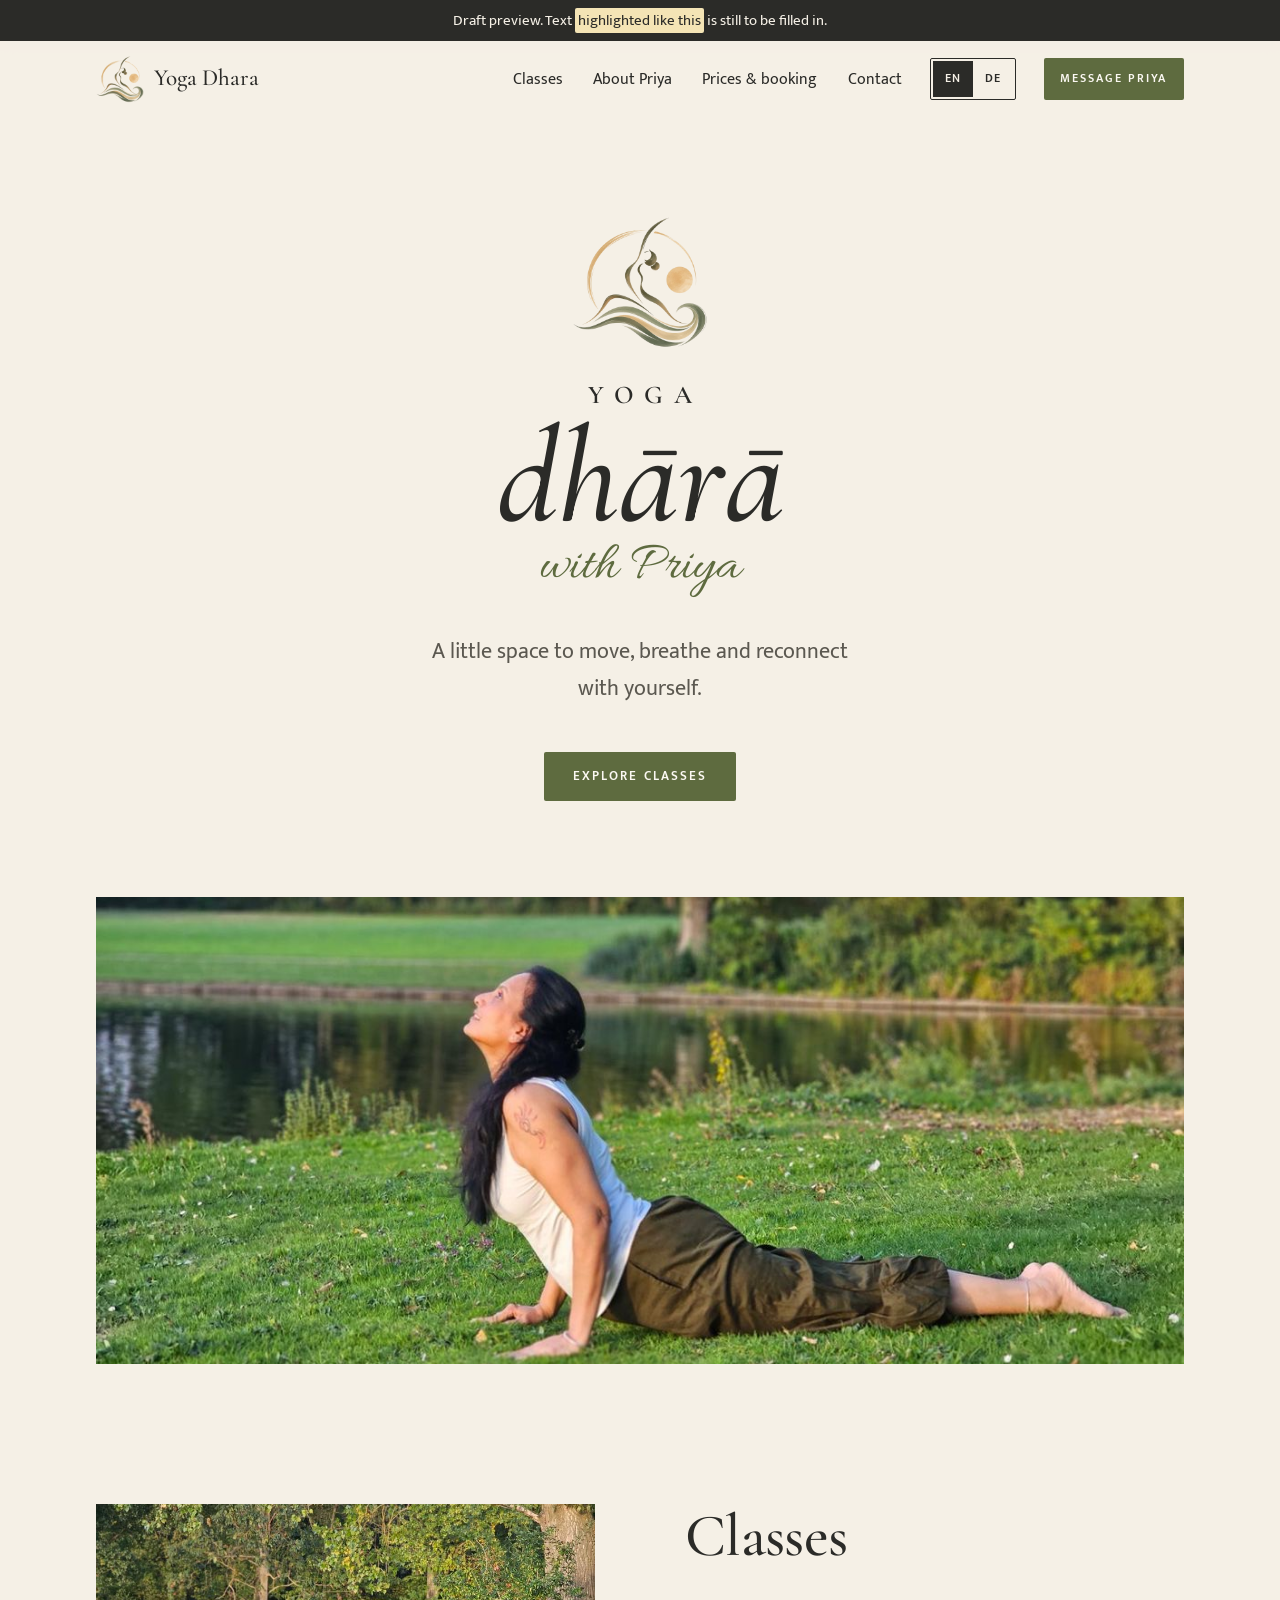
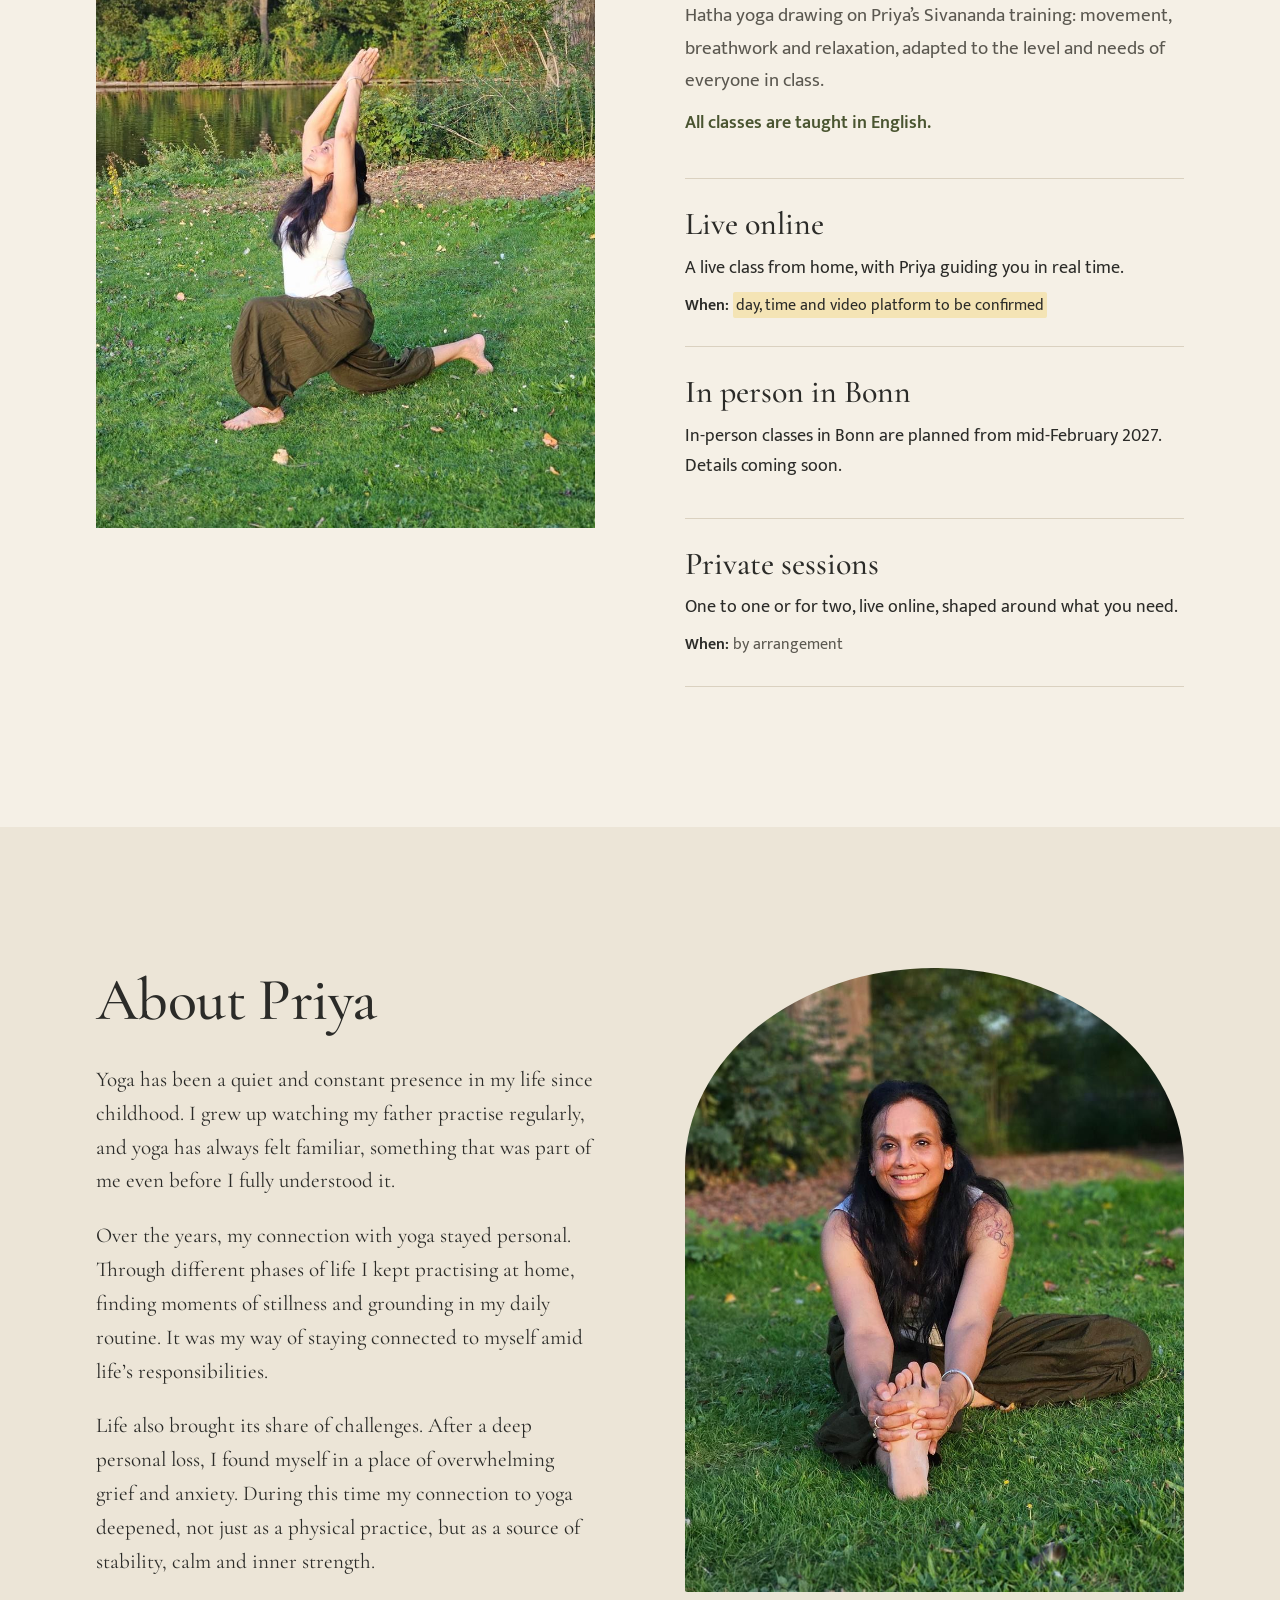
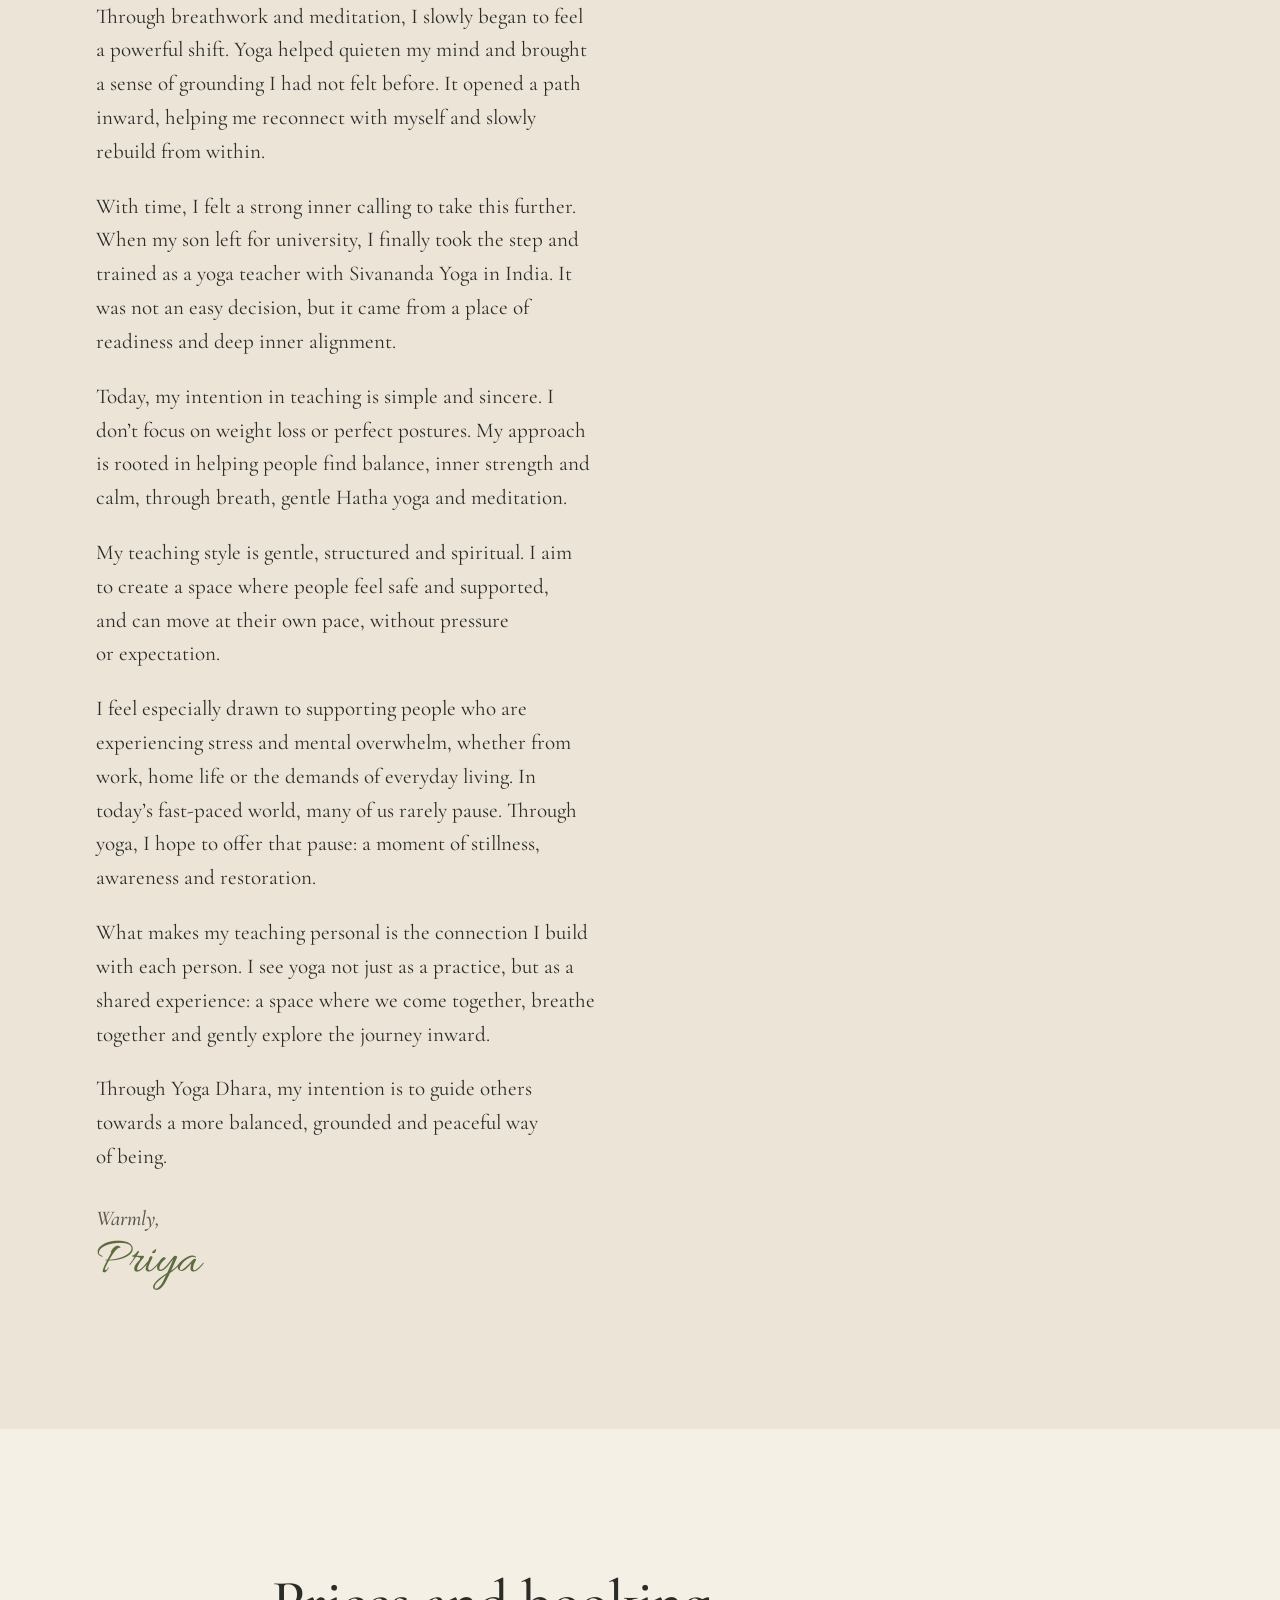
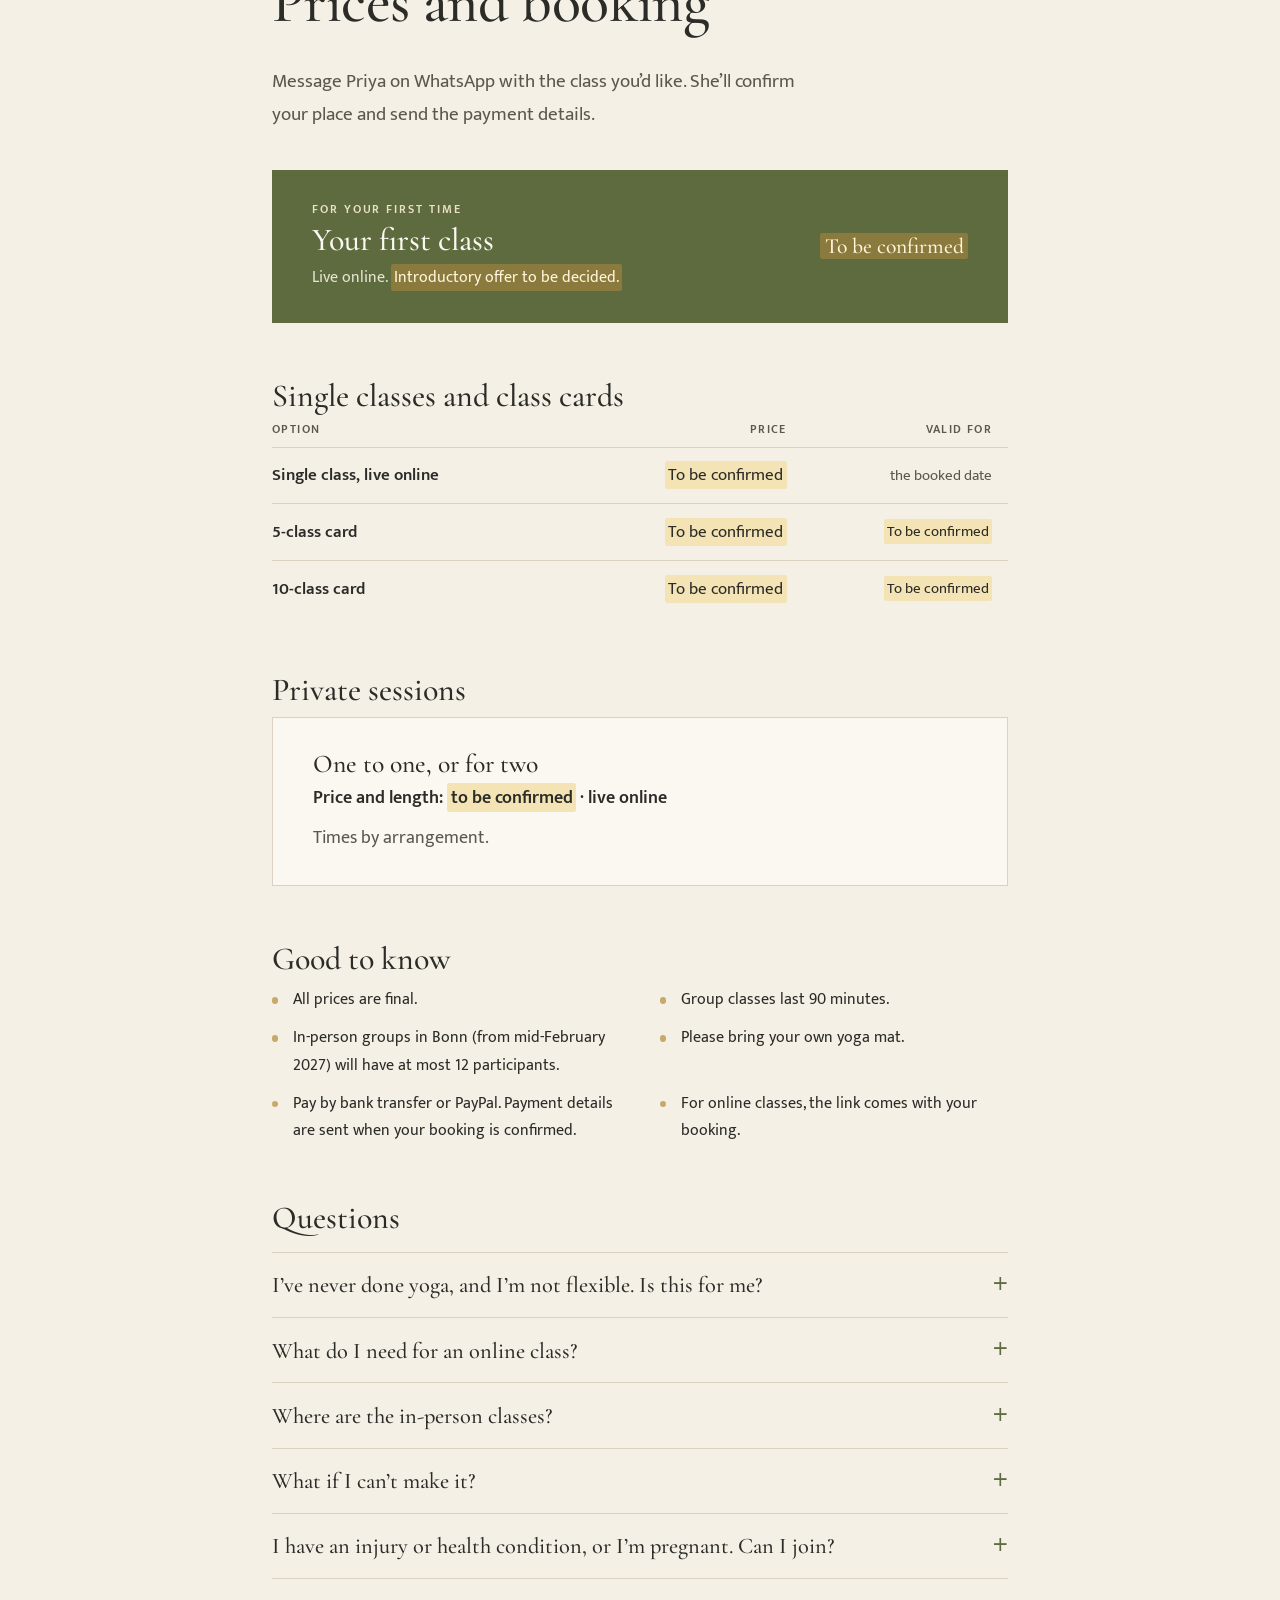
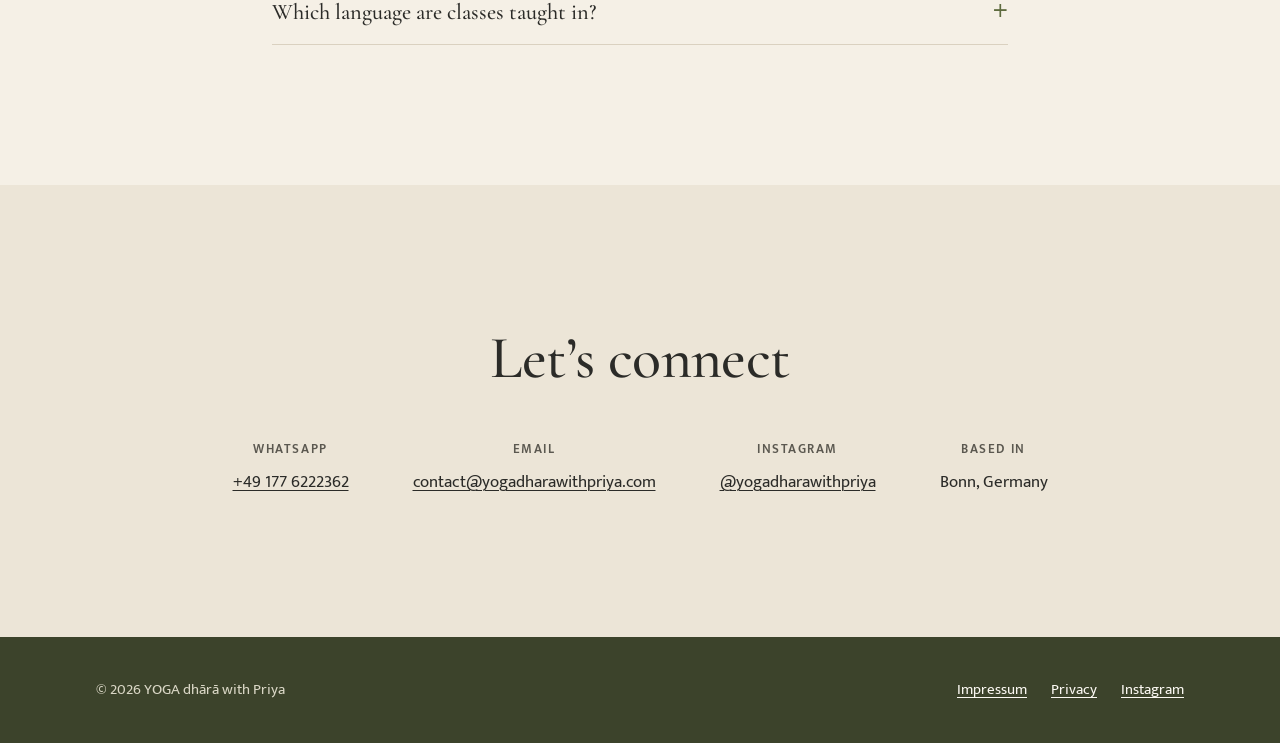
<file: index.html>
<!doctype html>
<html lang="en">
<head>
  <meta charset="utf-8">
  <meta name="viewport" content="width=device-width, initial-scale=1, viewport-fit=cover">
  <title>YOGA dhārā with Priya · Live online Hatha yoga, in English</title>
  <!-- Draft: keeps search engines away until the placeholders are filled in. Delete this line at launch. -->
  <meta name="robots" content="noindex">
  <meta name="description" content="Gentle Hatha yoga with Priya, drawing on her Sivananda training: movement, breathwork and relaxation, adapted to your level. Live online classes in English; in person in Bonn from mid-February 2027. Book on WhatsApp.">
  <meta name="theme-color" content="#F5F0E6">
  <link rel="icon" type="image/png" sizes="32x32" href="assets/img/favicon-32.png">
  <link rel="icon" type="image/png" sizes="192x192" href="assets/img/favicon-192.png">
  <link rel="apple-touch-icon" href="assets/img/apple-touch-icon.png">

  <!-- Link previews (WhatsApp, Instagram, etc.). Switch both URLs to https://yogadharawithpriya.com/ once the domain is live. -->
  <meta property="og:type" content="website">
  <meta property="og:site_name" content="YOGA dhārā with Priya">
  <meta property="og:title" content="YOGA dhārā with Priya">
  <meta property="og:description" content="A little space to move, breathe and reconnect with yourself. Hatha yoga, live online, in English.">
  <meta property="og:url" content="https://priyagit-ar.github.io/yogadhara/">
  <meta property="og:image" content="https://priyagit-ar.github.io/yogadhara/assets/img/og-image.jpg">
  <meta property="og:image:width" content="1200">
  <meta property="og:image:height" content="630">
  <meta property="og:image:alt" content="The YOGA dhārā with Priya logo and name on a cream background">
  <meta name="twitter:card" content="summary_large_image">
  <meta property="og:locale" content="en_GB">
  <meta property="og:locale:alternate" content="de_DE">

  <!-- Language versions for search engines. Switch these URLs too once the domain is live. -->
  <link rel="alternate" hreflang="en" href="https://priyagit-ar.github.io/yogadhara/">
  <link rel="alternate" hreflang="de" href="https://priyagit-ar.github.io/yogadhara/de/">
  <link rel="alternate" hreflang="x-default" href="https://priyagit-ar.github.io/yogadhara/">

  <link rel="preload" href="assets/fonts/cormorant-italic-latin-ext.woff2" as="font" type="font/woff2" crossorigin>
  <link rel="preload" href="assets/fonts/cormorant-latin.woff2" as="font" type="font/woff2" crossorigin>
  <link rel="preload" href="assets/fonts/mukta-400-latin.woff2" as="font" type="font/woff2" crossorigin>
  <link rel="stylesheet" href="assets/css/site.css">
  <script src="assets/js/site.js" defer></script>
</head>
<body>
<a class="skip" href="#main">Skip to content</a>

<!-- Draft banner: delete this line at launch -->
<p class="preview-note">Draft preview. Text <mark class="todo">highlighted like this</mark> is still to be filled in.</p>

<header class="site-header">
  <div class="wrap header-inner">
    <a class="brand" href="#top" aria-label="YOGA dhārā with Priya, back to top">
      <img class="brand-logo" src="assets/img/logo-mark.png" width="48" height="48" alt="">
      Yoga Dhara
    </a>
    <button class="menu-toggle" type="button" aria-expanded="false" aria-controls="site-nav"><span class="menu-word">Menu</span><svg class="menu-x" viewBox="0 0 24 24" aria-hidden="true"><path d="M6 6l12 12M18 6L6 18"/></svg></button>
    <nav class="nav" id="site-nav" aria-label="Main">
      <ul>
        <li><a href="#classes">Classes</a></li>
        <li><a href="#about">About Priya</a></li>
        <li><a href="#prices">Prices &amp; booking</a></li>
        <li><a href="#contact">Contact</a></li>
      </ul>
    </nav>
    <nav class="lang" aria-label="Language">
      <span aria-current="true" lang="en"><span aria-hidden="true">EN</span><span class="visually-hidden">English</span></span>
      <a href="de/" hreflang="de" lang="de"><span aria-hidden="true">DE</span><span class="visually-hidden">Deutsch</span></a>
    </nav>
    <a class="btn btn-primary header-cta" href="https://wa.me/491776222362?text=Hi%20Priya%2C%20I%20found%20Yoga%20Dhara%20online%20and%20I%27d%20like%20to%20book%20a%20class." target="_blank" rel="noopener">Message Priya</a>
  </div>
</header>

<main id="main">

  <!-- OPENING -->
  <section class="hero" id="top">
    <div class="wrap">
      <picture>
        <source srcset="assets/img/logo.webp" type="image/webp">
        <img class="hero-logo" src="assets/img/logo.png" width="840" height="840" fetchpriority="high" alt="">
      </picture>
      <h1 class="wordmark">
        <span class="wm-yoga">YOGA</span>
        <span class="wm-dhara" lang="sa-Latn">dhārā</span>
        <span class="wm-with">with Priya</span>
      </h1>
      <p class="hero-line">A little space to move, breathe and reconnect with yourself.</p>
      <a class="btn btn-primary" id="hero-cta" href="#classes">Explore classes</a>
    </div>
  </section>

  <div class="wrap photo-band">
    <img src="assets/img/practice-1.jpg" width="1200" height="900" alt="Priya in cobra pose on the grass by the water, looking up">
  </div>

  <!-- CLASSES -->
  <section class="section" id="classes" aria-labelledby="classes-title">
    <div class="wrap split">
      <img class="split-photo" src="assets/img/class.jpg" width="880" height="1100" loading="lazy"
           alt="Priya in a low lunge with her arms raised, on the grass beside the water">
      <div>
        <h2 id="classes-title">Classes</h2>
        <p class="lede">Hatha yoga drawing on Priya’s Sivananda training: movement, breathwork and relaxation, adapted to the level and needs of everyone in class.</p>
        <p class="lede-note">All classes are taught in English.</p>
        <!-- Class options: Priya will edit these separately -->
        <div class="offers">
          <article class="offer">
            <h3>Live online</h3>
            <p>A live class from home, with Priya guiding you in real time.</p>
            <p class="when"><strong>When:</strong> <mark class="todo">day, time and video platform to be confirmed</mark></p>
          </article>
          <article class="offer">
            <h3>In person in Bonn</h3>
            <p>In-person classes in Bonn are planned from mid-February 2027. Details coming soon.</p>
          </article>
          <!-- Remove this block (and the private sessions price further down) if private sessions are not offered -->
          <article class="offer">
            <h3>Private sessions</h3>
            <p>One to one or for two, live online, shaped around what you need.</p>
            <p class="when"><strong>When:</strong> by arrangement</p>
          </article>
        </div>
      </div>
    </div>
  </section>

  <!-- ABOUT PRIYA -->
  <section class="section band" id="about" aria-labelledby="about-title">
    <div class="wrap split split-reverse">
      <img class="split-photo arch" src="assets/img/priya.jpg" width="960" height="1200" loading="lazy"
           alt="Priya smiling, seated on the grass and holding her foot in a forward stretch">
      <div>
        <h2 id="about-title">About Priya</h2>
        <!-- Priya's own words, in full (lightly edited). She will revise it separately. -->
        <div class="letter">
          <p>Yoga has been a quiet and constant presence in my life since childhood. I grew up watching my father practise regularly, and yoga has always felt familiar, something that was part of me even before I fully understood it.</p>
          <p>Over the years, my connection with yoga stayed personal. Through different phases of life I kept practising at home, finding moments of stillness and grounding in my daily routine. It was my way of staying connected to myself amid life’s responsibilities.</p>
          <p>Life also brought its share of challenges. After a deep personal loss, I found myself in a place of overwhelming grief and anxiety. During this time my connection to yoga deepened, not just as a physical practice, but as a source of stability, calm and inner strength.</p>
          <p>Through breathwork and meditation, I slowly began to feel a powerful shift. Yoga helped quieten my mind and brought a sense of grounding I had not felt before. It opened a path inward, helping me reconnect with myself and slowly rebuild from within.</p>
          <p>With time, I felt a strong inner calling to take this further. When my son left for university, I finally took the step and trained as a yoga teacher with Sivananda Yoga in India. It was not an easy decision, but it came from a place of readiness and deep inner alignment.</p>
          <p>Today, my intention in teaching is simple and sincere. I don’t focus on weight loss or perfect postures. My approach is rooted in helping people find balance, inner strength and calm, through breath, gentle Hatha yoga and meditation.</p>
          <p>My teaching style is gentle, structured and spiritual. I aim to create a space where people feel safe and supported, and can move at their own pace, without pressure or expectation.</p>
          <p>I feel especially drawn to supporting people who are experiencing stress and mental overwhelm, whether from work, home life or the demands of everyday living. In today’s fast-paced world, many of us rarely pause. Through yoga, I hope to offer that pause: a moment of stillness, awareness and restoration.</p>
          <p>What makes my teaching personal is the connection I build with each person. I see yoga not just as a practice, but as a shared experience: a space where we come together, breathe together and gently explore the journey inward.</p>
          <p>Through Yoga Dhara, my intention is to guide others towards a more balanced, grounded and peaceful way of being.</p>
          <p class="signoff">Warmly,<span class="signature">Priya</span></p>
          </div>
      </div>
    </div>

  </section>

  <!-- PRICES AND BOOKING -->
  <section class="section" id="prices" aria-labelledby="prices-title">
    <div class="wrap pricing">
      <h2 id="prices-title">Prices and booking</h2>
      <p class="lede">Message Priya on WhatsApp with the class you’d like. She’ll confirm your place and send the payment details.</p>

      <div class="intro-offer">
        <div>
          <p class="offer-for">For your first time</p>
          <h3>Your first class</h3>
          <p>Live online. <mark class="todo">Introductory offer to be decided.</mark></p>
        </div>
        <div class="price-tag">
          <span class="amount tbc"><mark class="todo">To be confirmed</mark></span>
        </div>
      </div>

      <!-- All amounts and validity periods: to be confirmed by Priya. Don't fill in guesses. -->
      <h3 class="price-group">Single classes and class cards</h3>
      <div class="table-wrap">
        <table class="price-table">
          <thead>
            <tr><th scope="col">Option</th><th scope="col">Price</th><th scope="col">Valid for</th></tr>
          </thead>
          <tbody>
            <tr><th scope="row">Single class, live online</th><td data-label="Price"><mark class="todo">To be confirmed</mark></td><td class="valid" data-label="Valid for">the booked date</td></tr>
            <tr><th scope="row">5-class card</th><td data-label="Price"><mark class="todo">To be confirmed</mark></td><td class="valid" data-label="Valid for"><mark class="todo">To be confirmed</mark></td></tr>
            <tr><th scope="row">10-class card</th><td data-label="Price"><mark class="todo">To be confirmed</mark></td><td class="valid" data-label="Valid for"><mark class="todo">To be confirmed</mark></td></tr>
          </tbody>
        </table>
      </div>

      <!-- MONTHLY PLANS: kept for Priya's separate review, hidden from the public site until confirmed.
           To show it, remove the comment markers around this block. Don't invent prices, minimum terms or cancellation terms.
      <h3 class="price-group">Monthly plans</h3>
      <div class="table-wrap">
        <table class="price-table">
          <thead>
            <tr><th scope="col">Plan</th><th scope="col">Per month</th><th scope="col">Terms</th></tr>
          </thead>
          <tbody>
            <tr><th scope="row">Once a week</th><td data-label="Per month"><mark class="todo">To be confirmed</mark></td><td class="valid" data-label="Terms"><mark class="todo">To be confirmed</mark></td></tr>
            <tr><th scope="row">Twice a week</th><td data-label="Per month"><mark class="todo">To be confirmed</mark></td><td class="valid" data-label="Terms"><mark class="todo">To be confirmed</mark></td></tr>
          </tbody>
        </table>
      </div>
      -->

      <!-- Remove this block (and "Private sessions" under Classes) if private sessions are not offered -->
      <h3 class="price-group">Private sessions</h3>
      <div class="private-offer">
        <h4>One to one, or for two</h4>
        <p class="private-terms">Price and length: <mark class="todo">to be confirmed</mark> · live online</p>
        <p>Times by arrangement.</p>
      </div>

      <h3 class="price-group">Good to know</h3>
      <ul class="good-to-know">
        <li>All prices are final.</li>
        <li>Group classes last 90 minutes.</li>
        <li>In-person groups in Bonn (from mid-February 2027) will have at most 12 participants.</li>
        <li>Please bring your own yoga mat.</li>
        <li>Pay by bank transfer or PayPal. Payment details are sent when your booking is confirmed.</li>
        <li>For online classes, the link comes with your booking.</li>
      </ul>

      <h3 class="price-group" id="faq" data-anchor>Questions</h3>
      <div class="faq">
        <details>
          <summary>I’ve never done yoga, and I’m not flexible. Is this for me?</summary>
          <div><p>Yes. Every posture is taught step by step, with a gentler version on offer. Mention that you’re new when you book.</p></div>
        </details>
        <details>
          <summary>What do I need for an online class?</summary>
          <div><p>A mat, a blanket, comfortable clothes and room to lie down. Set your laptop or tablet at floor level so Priya can see you, and practise on an empty stomach.</p></div>
        </details>
        <details>
          <summary>Where are the in-person classes?</summary>
          <div><p>In-person classes in Bonn are planned from mid-February 2027. Details coming soon on <a href="https://www.instagram.com/yogadharawithpriya/" target="_blank" rel="noopener">Instagram</a>. Until then, all classes are live online.</p></div>
        </details>
        <details>
          <summary>What if I can’t make it?</summary>
          <div><!-- Draft cancellation policy for individual bookings, under Priya's review. Monthly-plan terms will be decided separately. -->
            <p>Cancel at least 24 hours before class to keep your payment or class credit for another session, subject to availability and your card’s expiry date. Cancellations within 24 hours and missed classes count as used.</p>
            <p>If Priya cancels a class, you get a replacement class or your credit back, or a refund for a single class if you prefer. <mark class="todo">[Draft policy, under review]</mark></p></div>
        </details>
        <details>
          <summary>I have an injury or health condition, or I’m pregnant. Can I join?</summary>
          <div><p>Please tell Priya before your first class so she can suggest variations. If you’re unsure, check with your doctor first.</p></div>
        </details>
        <details>
          <summary>Which language are classes taught in?</summary>
          <div><p>All classes are taught in English.</p></div>
        </details>
      </div>
    </div>
  </section>

  <!-- CONTACT -->
  <section class="section band" id="contact" aria-labelledby="contact-title">
    <div class="wrap connect">
      <h2 id="contact-title">Let’s connect</h2>
      <dl>
        <div><dt>WhatsApp</dt><dd><a href="https://wa.me/491776222362" target="_blank" rel="noopener">+49 177 6222362</a></dd></div>
        <div><dt>Email</dt><dd><a href="mailto:contact@yogadharawithpriya.com">contact@yogadharawithpriya.com</a></dd></div>
        <div><dt>Instagram</dt><dd><a href="https://www.instagram.com/yogadharawithpriya/" target="_blank" rel="noopener">@yogadharawithpriya</a></dd></div>
        <div><dt>Based in</dt><dd>Bonn, Germany</dd></div>
      </dl>
    </div>
  </section>
</main>

<footer class="site-footer">
  <div class="wrap">
    <div class="footer-inner">
      <p>&copy; <span id="year">2026</span> YOGA dhārā with Priya</p>
      <ul>
        <li><a href="impressum.html">Impressum</a></li>
        <li><a href="privacy.html">Privacy</a></li>
        <li><a href="https://www.instagram.com/yogadharawithpriya/" target="_blank" rel="noopener">Instagram</a></li>
      </ul>
    </div>
  </div>
</footer>

<div class="wa-bar is-hidden" id="wa-bar">
  <a class="btn btn-primary" href="https://wa.me/491776222362?text=Hi%20Priya%2C%20I%20found%20Yoga%20Dhara%20online%20and%20I%27d%20like%20to%20book%20a%20class." target="_blank" rel="noopener">
    <svg viewBox="0 0 24 24" aria-hidden="true"><path d="M12 3a9 9 0 0 0-7.8 13.5L3 21l4.6-1.2A9 9 0 1 0 12 3z" fill="none" stroke="currentColor" stroke-width="1.8" stroke-linejoin="round"/></svg>
    Message Priya on WhatsApp
  </a>
</div>

</body>
</html>
</file>
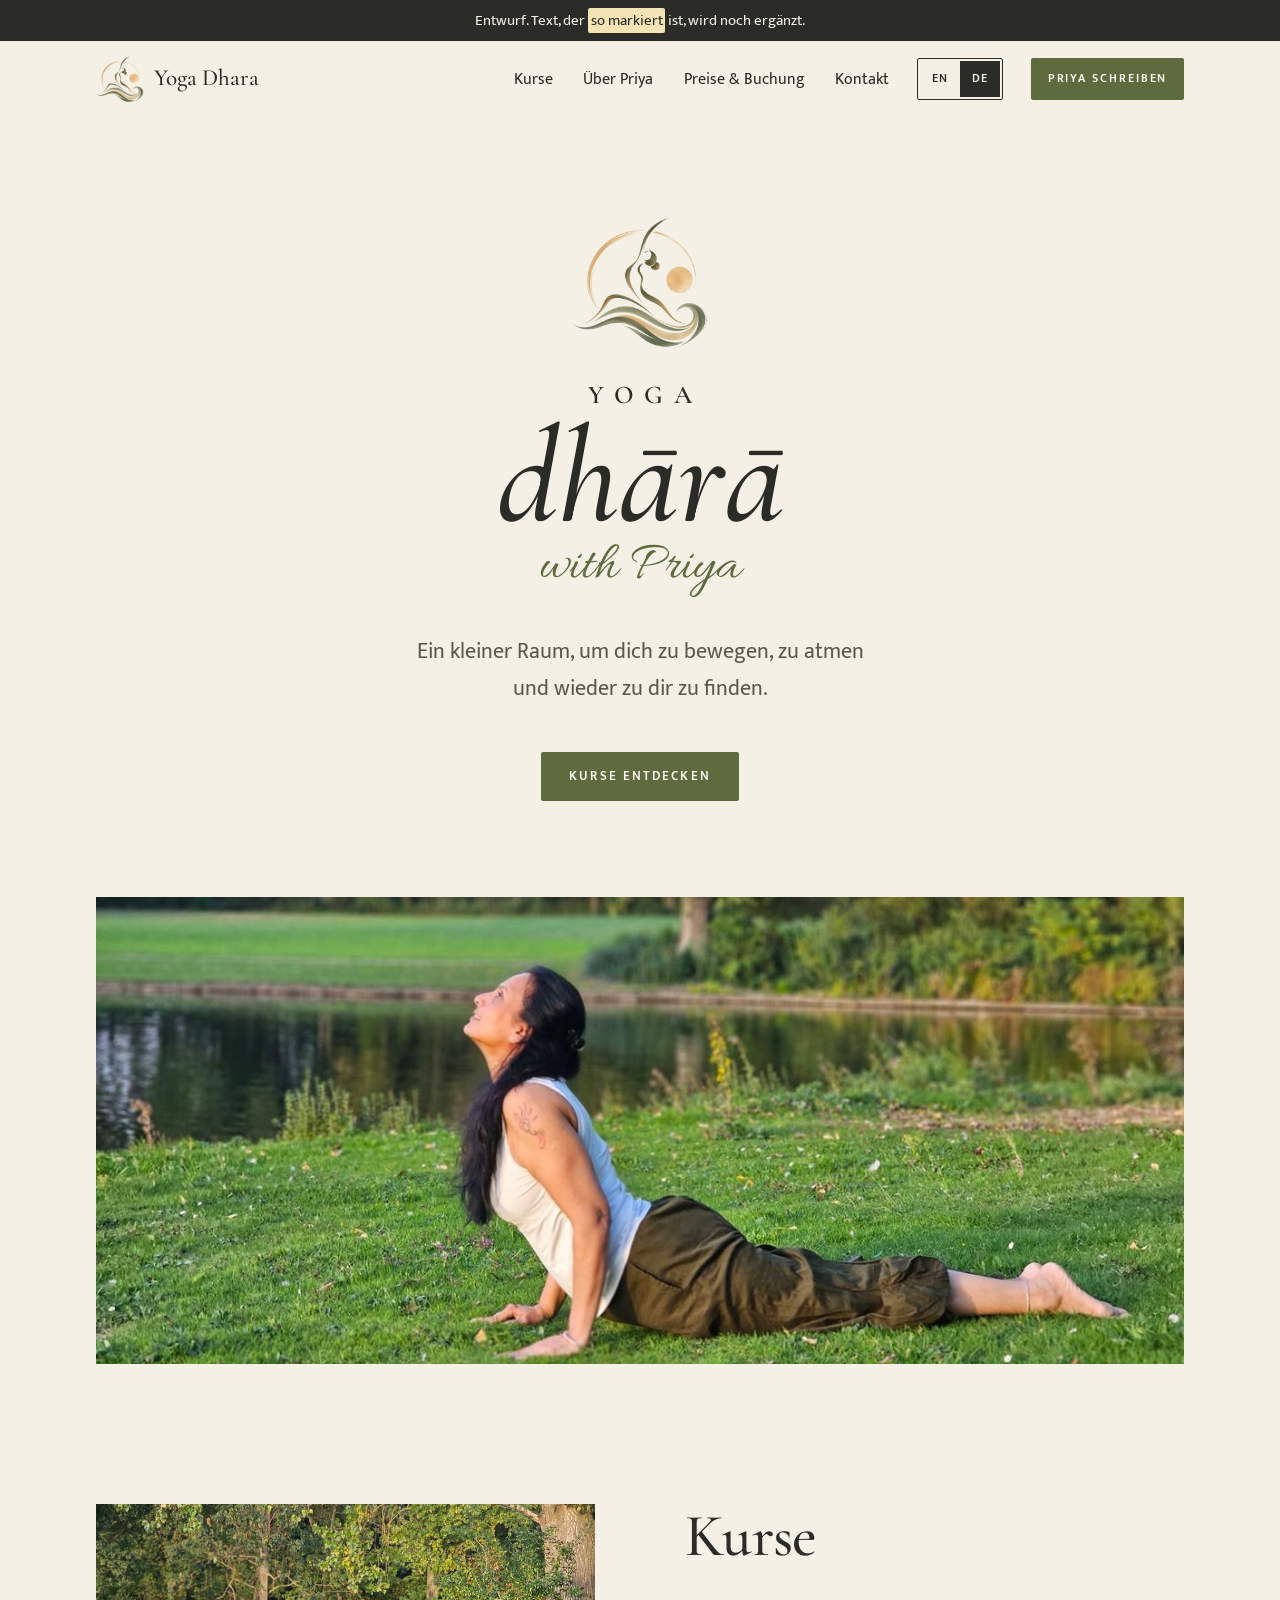
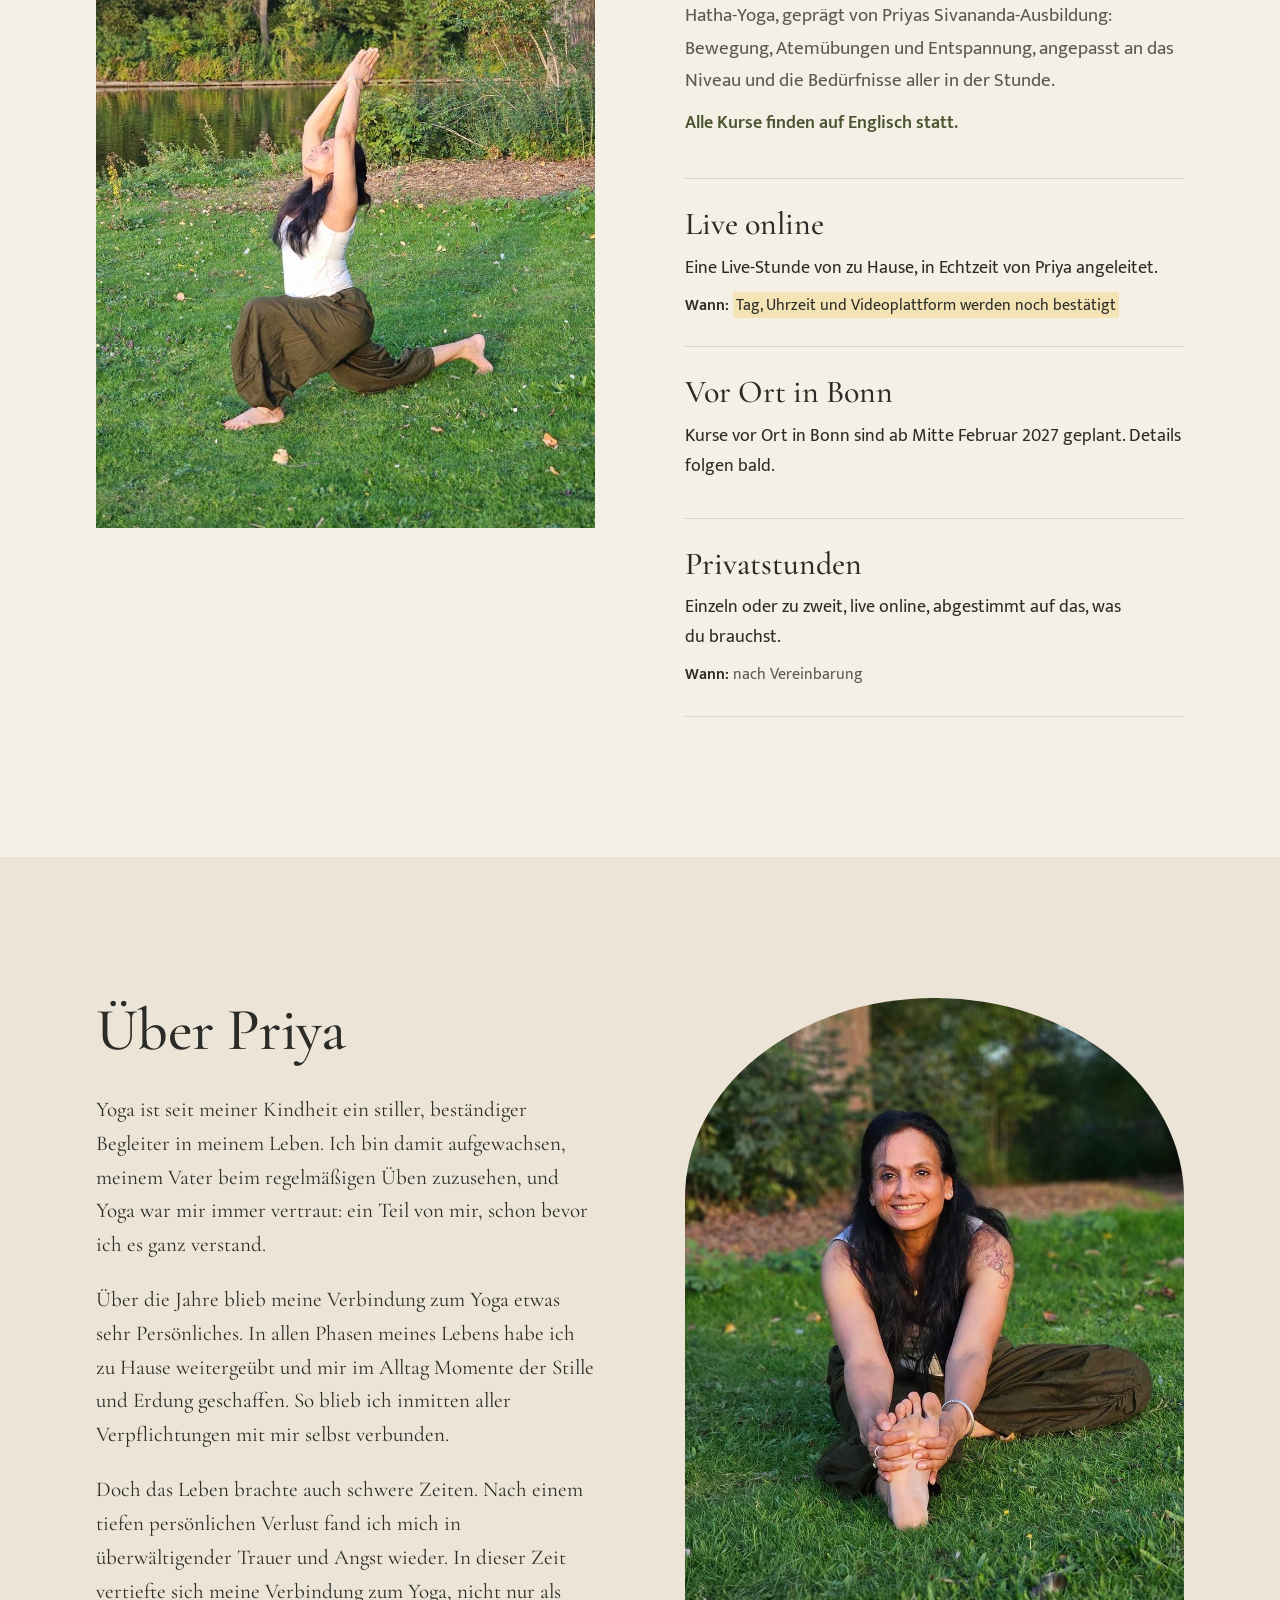
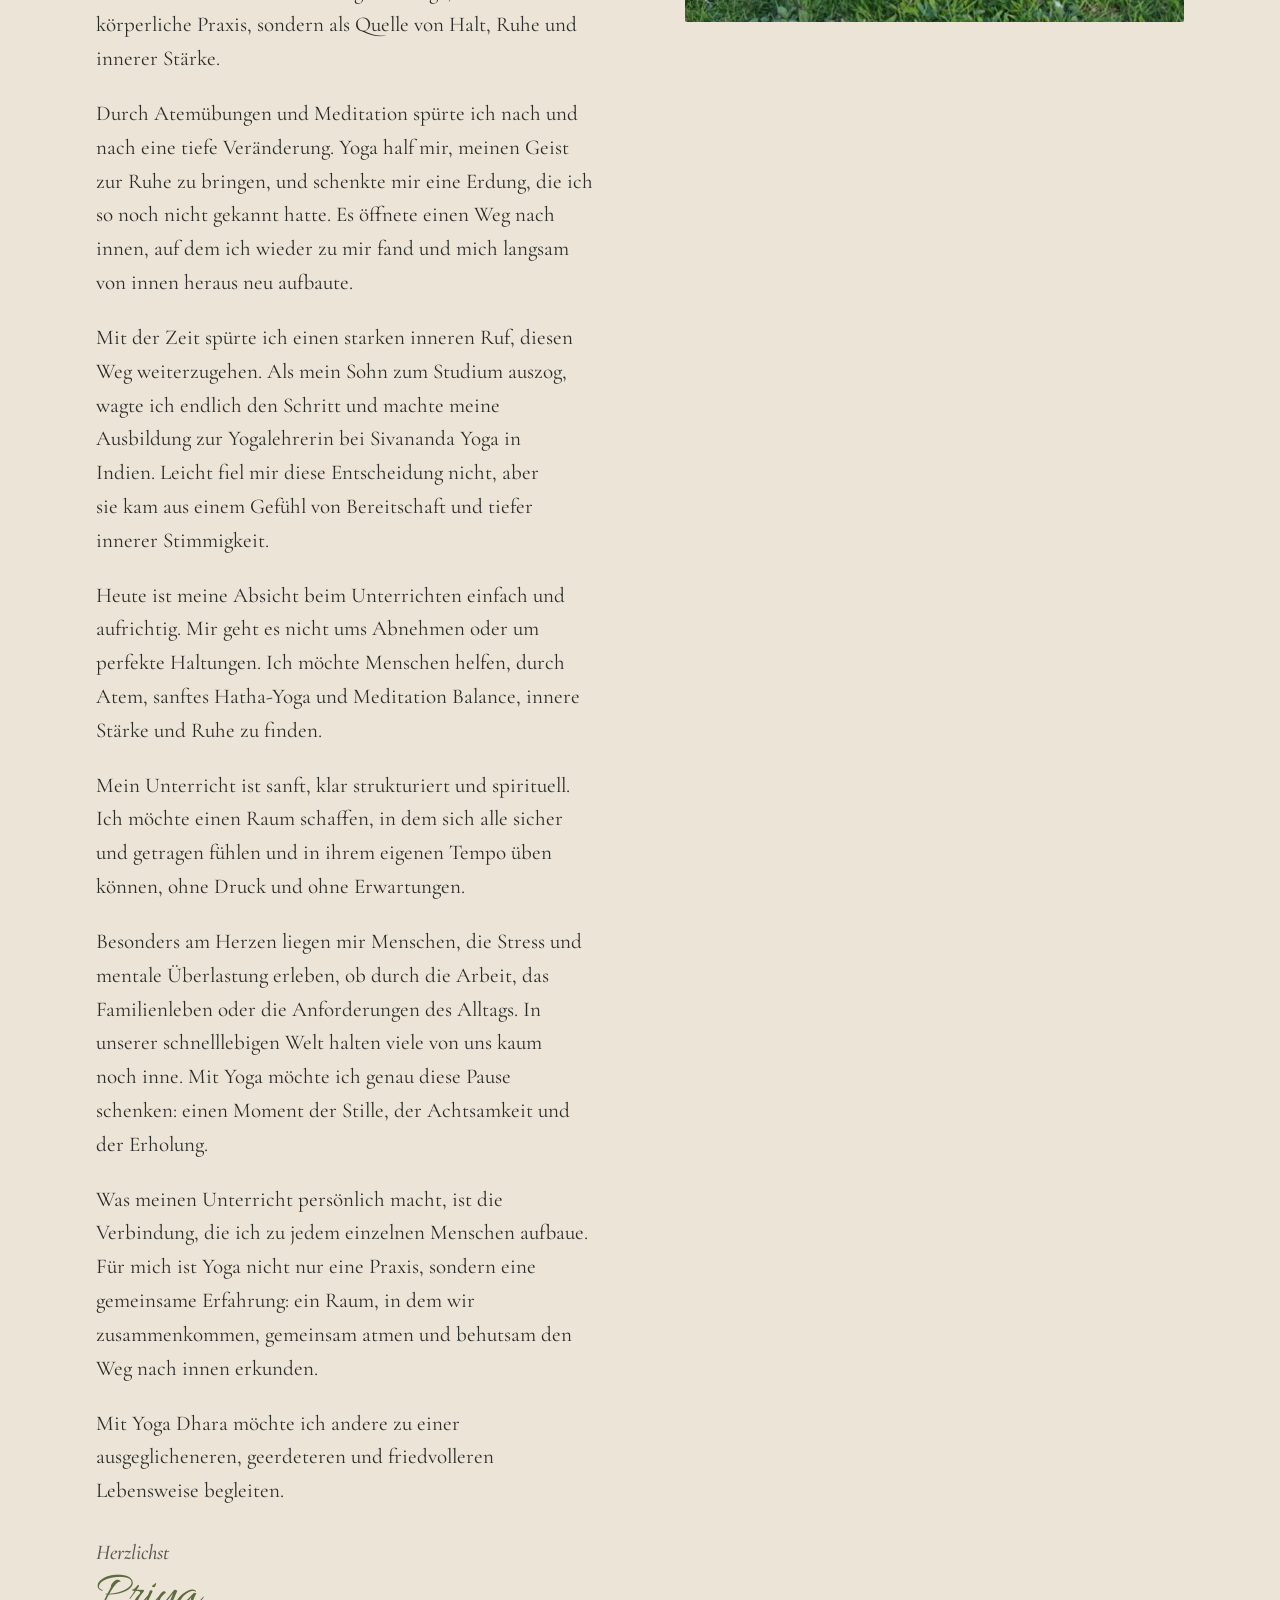
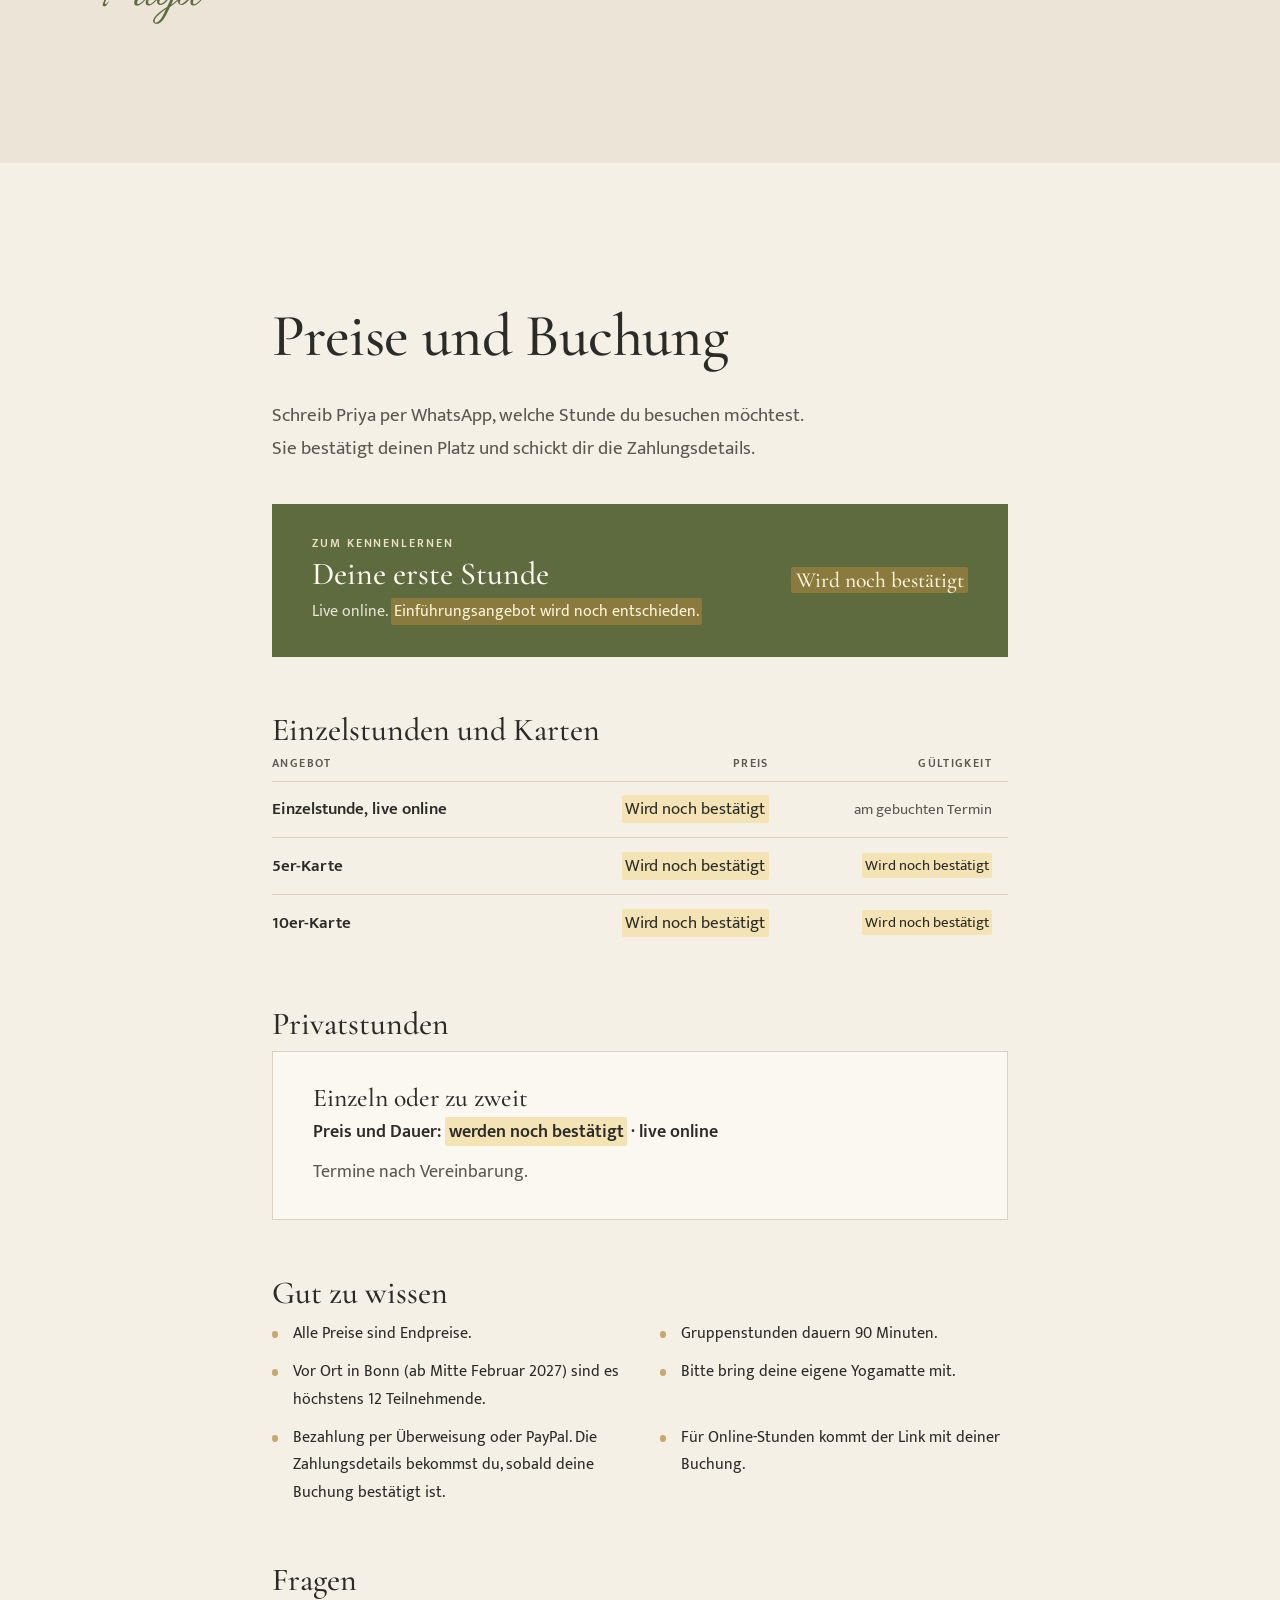
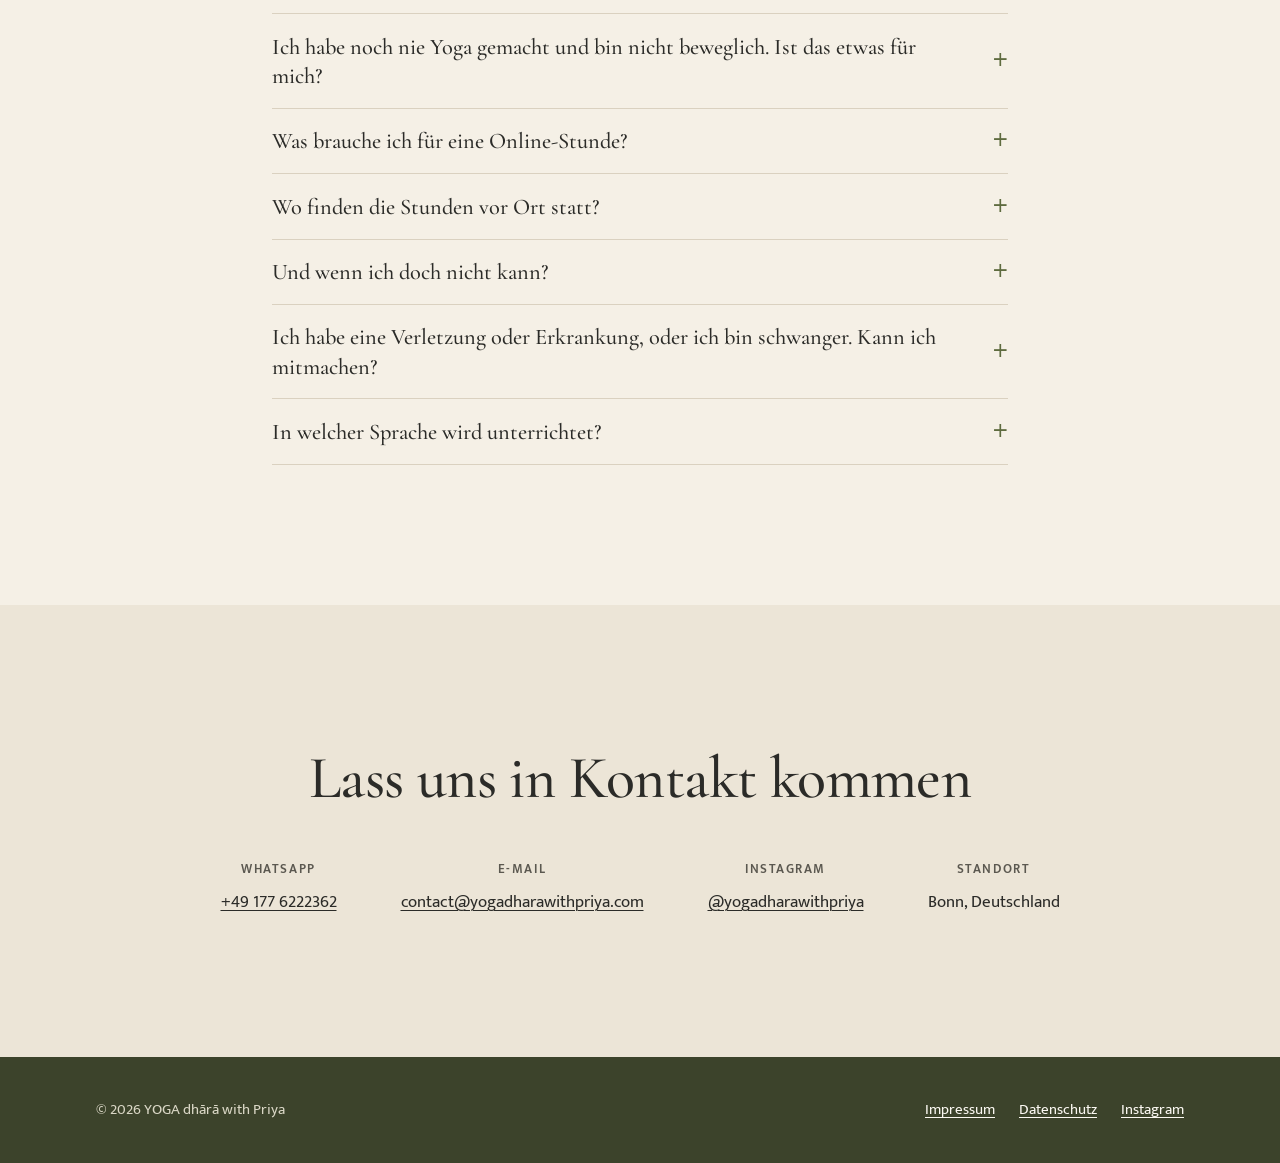
<file: de/index.html>
<!doctype html>
<html lang="de">
<head>
  <meta charset="utf-8">
  <meta name="viewport" content="width=device-width, initial-scale=1, viewport-fit=cover">
  <title>YOGA dhārā with Priya · Hatha-Yoga live online, auf Englisch</title>
  <!-- Draft: keeps search engines away until the placeholders are filled in. Delete this line at launch. -->
  <meta name="robots" content="noindex">
  <meta name="description" content="Sanftes Hatha-Yoga mit Priya, geprägt von ihrer Sivananda-Ausbildung: Bewegung, Atemübungen und Entspannung, angepasst an dein Niveau. Live-Online-Kurse auf Englisch; vor Ort in Bonn ab Mitte Februar 2027. Buchung per WhatsApp.">
  <meta name="theme-color" content="#F5F0E6">
  <link rel="icon" type="image/png" sizes="32x32" href="../assets/img/favicon-32.png">
  <link rel="icon" type="image/png" sizes="192x192" href="../assets/img/favicon-192.png">
  <link rel="apple-touch-icon" href="../assets/img/apple-touch-icon.png">

  <!-- Link previews (WhatsApp, Instagram, etc.). Switch both URLs to https://yogadharawithpriya.com/de/ once the domain is live. -->
  <meta property="og:type" content="website">
  <meta property="og:site_name" content="YOGA dhārā with Priya">
  <meta property="og:title" content="YOGA dhārā with Priya">
  <meta property="og:description" content="Ein kleiner Raum, um dich zu bewegen, zu atmen und wieder zu dir zu finden. Hatha-Yoga, live online, auf Englisch.">
  <meta property="og:url" content="https://priyagit-ar.github.io/yogadhara/de/">
  <meta property="og:image" content="https://priyagit-ar.github.io/yogadhara/assets/img/og-image-de.jpg">
  <meta property="og:image:width" content="1200">
  <meta property="og:image:height" content="630">
  <meta property="og:image:alt" content="Logo und Name von YOGA dhārā with Priya auf cremefarbenem Grund">
  <meta name="twitter:card" content="summary_large_image">
  <meta property="og:locale" content="de_DE">
  <meta property="og:locale:alternate" content="en_GB">

  <!-- Language versions for search engines. Switch these URLs too once the domain is live. -->
  <link rel="alternate" hreflang="en" href="https://priyagit-ar.github.io/yogadhara/">
  <link rel="alternate" hreflang="de" href="https://priyagit-ar.github.io/yogadhara/de/">
  <link rel="alternate" hreflang="x-default" href="https://priyagit-ar.github.io/yogadhara/">

  <link rel="preload" href="../assets/fonts/cormorant-italic-latin-ext.woff2" as="font" type="font/woff2" crossorigin>
  <link rel="preload" href="../assets/fonts/cormorant-latin.woff2" as="font" type="font/woff2" crossorigin>
  <link rel="preload" href="../assets/fonts/mukta-400-latin.woff2" as="font" type="font/woff2" crossorigin>
  <link rel="stylesheet" href="../assets/css/site.css">
  <script src="../assets/js/site.js" defer></script>
</head>
<body>
<a class="skip" href="#main">Zum Inhalt springen</a>

<!-- Draft banner: delete this line at launch -->
<p class="preview-note">Entwurf. Text, der <mark class="todo">so markiert</mark> ist, wird noch ergänzt.</p>

<header class="site-header">
  <div class="wrap header-inner">
    <a class="brand" href="#top" aria-label="YOGA dhārā with Priya, zurück nach oben">
      <img class="brand-logo" src="../assets/img/logo-mark.png" width="48" height="48" alt="">
      Yoga Dhara
    </a>
    <button class="menu-toggle" type="button" aria-expanded="false" aria-controls="site-nav"><span class="menu-word">Menü</span><svg class="menu-x" viewBox="0 0 24 24" aria-hidden="true"><path d="M6 6l12 12M18 6L6 18"/></svg></button>
    <nav class="nav" id="site-nav" aria-label="Hauptnavigation">
      <ul>
        <li><a href="#classes">Kurse</a></li>
        <li><a href="#about">Über Priya</a></li>
        <li><a href="#prices">Preise &amp; Buchung</a></li>
        <li><a href="#contact">Kontakt</a></li>
      </ul>
    </nav>
    <nav class="lang" aria-label="Sprache">
      <a href="../" hreflang="en" lang="en"><span aria-hidden="true">EN</span><span class="visually-hidden">English</span></a>
      <span aria-current="true" lang="de"><span aria-hidden="true">DE</span><span class="visually-hidden">Deutsch</span></span>
    </nav>
    <a class="btn btn-primary header-cta" href="https://wa.me/491776222362?text=Hallo%20Priya%2C%20ich%20habe%20Yoga%20Dhara%20online%20gefunden%20und%20m%C3%B6chte%20gern%20eine%20Stunde%20buchen." target="_blank" rel="noopener">Priya schreiben</a>
  </div>
</header>

<main id="main">

  <!-- OPENING -->
  <section class="hero" id="top">
    <div class="wrap">
      <picture>
        <source srcset="../assets/img/logo.webp" type="image/webp">
        <img class="hero-logo" src="../assets/img/logo.png" width="840" height="840" fetchpriority="high" alt="">
      </picture>
      <h1 class="wordmark">
        <span class="wm-yoga">YOGA</span>
        <span class="wm-dhara" lang="sa-Latn">dhārā</span>
        <span class="wm-with" lang="en">with Priya</span>
      </h1>
      <p class="hero-line">Ein kleiner Raum, um dich zu bewegen, zu atmen und wieder zu dir zu finden.</p>
      <a class="btn btn-primary" id="hero-cta" href="#classes">Kurse entdecken</a>
    </div>
  </section>

  <div class="wrap photo-band">
    <img src="../assets/img/practice-1.jpg" width="1200" height="900" alt="Priya in der Kobra auf der Wiese am Wasser, den Blick nach oben">
  </div>

  <!-- CLASSES -->
  <section class="section" id="classes" aria-labelledby="classes-title">
    <div class="wrap split">
      <img class="split-photo" src="../assets/img/class.jpg" width="880" height="1100" loading="lazy"
           alt="Priya in einem tiefen Ausfallschritt mit erhobenen Armen, auf der Wiese am Wasser">
      <div>
        <h2 id="classes-title">Kurse</h2>
        <p class="lede">Hatha-Yoga, geprägt von Priyas Sivananda-Ausbildung: Bewegung, Atemübungen und Entspannung, angepasst an das Niveau und die Bedürfnisse aller in der Stunde.</p>
        <p class="lede-note">Alle Kurse finden auf Englisch statt.</p>
        <!-- Class options: Priya will edit these separately -->
        <div class="offers">
          <article class="offer">
            <h3>Live online</h3>
            <p>Eine Live-Stunde von zu Hause, in Echtzeit von Priya angeleitet.</p>
            <p class="when"><strong>Wann:</strong> <mark class="todo">Tag, Uhrzeit und Videoplattform werden noch bestätigt</mark></p>
          </article>
          <article class="offer">
            <h3>Vor Ort in Bonn</h3>
            <p>Kurse vor Ort in Bonn sind ab Mitte Februar 2027 geplant. Details folgen bald.</p>
          </article>
          <!-- Remove this block (and the private sessions price further down) if private sessions are not offered -->
          <article class="offer">
            <h3>Privatstunden</h3>
            <p>Einzeln oder zu zweit, live online, abgestimmt auf das, was du brauchst.</p>
            <p class="when"><strong>Wann:</strong> nach Vereinbarung</p>
          </article>
        </div>
      </div>
    </div>
  </section>

  <!-- ABOUT PRIYA -->
  <section class="section band" id="about" aria-labelledby="about-title">
    <div class="wrap split split-reverse">
      <img class="split-photo arch" src="../assets/img/priya.jpg" width="960" height="1200" loading="lazy"
           alt="Priya sitzt lächelnd auf der Wiese und hält ihren Fuß in einer Vorbeuge">
      <div>
        <h2 id="about-title">Über Priya</h2>
        <!-- Priya's own words, in full (lightly edited). She will revise it separately. -->
        <div class="letter">
          <p>Yoga ist seit meiner Kindheit ein stiller, beständiger Begleiter in meinem Leben. Ich bin damit aufgewachsen, meinem Vater beim regelmäßigen Üben zuzusehen, und Yoga war mir immer vertraut: ein Teil von mir, schon bevor ich es ganz verstand.</p>
          <p>Über die Jahre blieb meine Verbindung zum Yoga etwas sehr Persönliches. In allen Phasen meines Lebens habe ich zu Hause weitergeübt und mir im Alltag Momente der Stille und Erdung geschaffen. So blieb ich inmitten aller Verpflichtungen mit mir selbst verbunden.</p>
          <p>Doch das Leben brachte auch schwere Zeiten. Nach einem tiefen persönlichen Verlust fand ich mich in überwältigender Trauer und Angst wieder. In dieser Zeit vertiefte sich meine Verbindung zum Yoga, nicht nur als körperliche Praxis, sondern als Quelle von Halt, Ruhe und innerer Stärke.</p>
          <p>Durch Atemübungen und Meditation spürte ich nach und nach eine tiefe Veränderung. Yoga half mir, meinen Geist zur Ruhe zu bringen, und schenkte mir eine Erdung, die ich so noch nicht gekannt hatte. Es öffnete einen Weg nach innen, auf dem ich wieder zu mir fand und mich langsam von innen heraus neu aufbaute.</p>
          <p>Mit der Zeit spürte ich einen starken inneren Ruf, diesen Weg weiterzugehen. Als mein Sohn zum Studium auszog, wagte ich endlich den Schritt und machte meine Ausbildung zur Yogalehrerin bei Sivananda Yoga in Indien. Leicht fiel mir diese Entscheidung nicht, aber sie kam aus einem Gefühl von Bereitschaft und tiefer innerer Stimmigkeit.</p>
          <p>Heute ist meine Absicht beim Unterrichten einfach und aufrichtig. Mir geht es nicht ums Abnehmen oder um perfekte Haltungen. Ich möchte Menschen helfen, durch Atem, sanftes Hatha-Yoga und Meditation Balance, innere Stärke und Ruhe zu finden.</p>
          <p>Mein Unterricht ist sanft, klar strukturiert und spirituell. Ich möchte einen Raum schaffen, in dem sich alle sicher und getragen fühlen und in ihrem eigenen Tempo üben können, ohne Druck und ohne Erwartungen.</p>
          <p>Besonders am Herzen liegen mir Menschen, die Stress und mentale Überlastung erleben, ob durch die Arbeit, das Familienleben oder die Anforderungen des Alltags. In unserer schnelllebigen Welt halten viele von uns kaum noch inne. Mit Yoga möchte ich genau diese Pause schenken: einen Moment der Stille, der Achtsamkeit und der Erholung.</p>
          <p>Was meinen Unterricht persönlich macht, ist die Verbindung, die ich zu jedem einzelnen Menschen aufbaue. Für mich ist Yoga nicht nur eine Praxis, sondern eine gemeinsame Erfahrung: ein Raum, in dem wir zusammenkommen, gemeinsam atmen und behutsam den Weg nach innen erkunden.</p>
          <p>Mit Yoga Dhara möchte ich andere zu einer ausgeglicheneren, geerdeteren und friedvolleren Lebensweise begleiten.</p>
          <p class="signoff">Herzlichst<span class="signature">Priya</span></p>
          </div>
      </div>
    </div>

  </section>

  <!-- PRICES AND BOOKING -->
  <section class="section" id="prices" aria-labelledby="prices-title">
    <div class="wrap pricing">
      <h2 id="prices-title">Preise und Buchung</h2>
      <p class="lede">Schreib Priya per WhatsApp, welche Stunde du besuchen möchtest. Sie bestätigt deinen Platz und schickt dir die Zahlungsdetails.</p>

      <div class="intro-offer">
        <div>
          <p class="offer-for">Zum Kennenlernen</p>
          <h3>Deine erste Stunde</h3>
          <p>Live online. <mark class="todo">Einführungsangebot wird noch entschieden.</mark></p>
        </div>
        <div class="price-tag">
          <span class="amount tbc"><mark class="todo">Wird noch bestätigt</mark></span>
        </div>
      </div>

      <!-- All amounts and validity periods: to be confirmed by Priya. Don't fill in guesses. -->
      <h3 class="price-group">Einzelstunden und Karten</h3>
      <div class="table-wrap">
        <table class="price-table">
          <thead>
            <tr><th scope="col">Angebot</th><th scope="col">Preis</th><th scope="col">Gültigkeit</th></tr>
          </thead>
          <tbody>
            <tr><th scope="row">Einzelstunde, live online</th><td data-label="Preis"><mark class="todo">Wird noch bestätigt</mark></td><td class="valid" data-label="Gültigkeit">am gebuchten Termin</td></tr>
            <tr><th scope="row">5er-Karte</th><td data-label="Preis"><mark class="todo">Wird noch bestätigt</mark></td><td class="valid" data-label="Gültigkeit"><mark class="todo">Wird noch bestätigt</mark></td></tr>
            <tr><th scope="row">10er-Karte</th><td data-label="Preis"><mark class="todo">Wird noch bestätigt</mark></td><td class="valid" data-label="Gültigkeit"><mark class="todo">Wird noch bestätigt</mark></td></tr>
          </tbody>
        </table>
      </div>

      <!-- MONTHLY PLANS: kept for Priya's separate review, hidden from the public site until confirmed.
           To show it, remove the comment markers around this block. Don't invent prices, minimum terms or cancellation terms.
      <h3 class="price-group">Monatsabos</h3>
      <div class="table-wrap">
        <table class="price-table">
          <thead>
            <tr><th scope="col">Abo</th><th scope="col">Pro Monat</th><th scope="col">Bedingungen</th></tr>
          </thead>
          <tbody>
            <tr><th scope="row">1× pro Woche</th><td data-label="Pro Monat"><mark class="todo">Wird noch bestätigt</mark></td><td class="valid" data-label="Bedingungen"><mark class="todo">Wird noch bestätigt</mark></td></tr>
            <tr><th scope="row">2× pro Woche</th><td data-label="Pro Monat"><mark class="todo">Wird noch bestätigt</mark></td><td class="valid" data-label="Bedingungen"><mark class="todo">Wird noch bestätigt</mark></td></tr>
          </tbody>
        </table>
      </div>
      -->

      <!-- Remove this block (and "Privatstunden" under Kurse) if private sessions are not offered -->
      <h3 class="price-group">Privatstunden</h3>
      <div class="private-offer">
        <h4>Einzeln oder zu zweit</h4>
        <p class="private-terms">Preis und Dauer: <mark class="todo">werden noch bestätigt</mark> · live online</p>
        <p>Termine nach Vereinbarung.</p>
      </div>

      <h3 class="price-group">Gut zu wissen</h3>
      <ul class="good-to-know">
        <li>Alle Preise sind Endpreise.</li>
        <li>Gruppenstunden dauern 90 Minuten.</li>
        <li>Vor Ort in Bonn (ab Mitte Februar 2027) sind es höchstens 12 Teilnehmende.</li>
        <li>Bitte bring deine eigene Yogamatte mit.</li>
        <li>Bezahlung per Überweisung oder PayPal. Die Zahlungsdetails bekommst du, sobald deine Buchung bestätigt ist.</li>
        <li>Für Online-Stunden kommt der Link mit deiner Buchung.</li>
      </ul>

      <h3 class="price-group" id="faq" data-anchor>Fragen</h3>
      <div class="faq">
        <details>
          <summary>Ich habe noch nie Yoga gemacht und bin nicht beweglich. Ist das etwas für mich?</summary>
          <div><p>Ja. Jede Haltung wird Schritt für Schritt erklärt, und es gibt immer eine sanftere Variante. Sag bei der Buchung, dass du neu bist.</p></div>
        </details>
        <details>
          <summary>Was brauche ich für eine Online-Stunde?</summary>
          <div><p>Eine Matte, eine Decke, bequeme Kleidung und Platz zum Liegen. Stell Laptop oder Tablet auf Bodenhöhe, damit Priya dich sieht, und übe mit leerem Magen.</p></div>
        </details>
        <details>
          <summary>Wo finden die Stunden vor Ort statt?</summary>
          <div><p>Kurse vor Ort in Bonn sind ab Mitte Februar 2027 geplant. Details folgen bald auf <a href="https://www.instagram.com/yogadharawithpriya/" target="_blank" rel="noopener">Instagram</a>. Bis dahin finden alle Kurse live online statt.</p></div>
        </details>
        <details>
          <summary>Und wenn ich doch nicht kann?</summary>
          <div><!-- Draft cancellation policy for individual bookings, under Priya's review. Monthly-plan terms will be decided separately. -->
            <p>Wenn du mindestens 24 Stunden vor der Stunde absagst, bleibt deine Zahlung oder dein Kartenguthaben für eine andere Stunde erhalten, sofern es Plätze gibt und deine Karte noch gültig ist. Spätere Absagen und verpasste Stunden gelten als genutzt.</p>
            <p>Sagt Priya eine Stunde ab, bekommst du eine Ersatzstunde oder dein Guthaben zurück, bei einer Einzelstunde auf Wunsch auch dein Geld. <mark class="todo">[Entwurf, wird noch geprüft]</mark></p></div>
        </details>
        <details>
          <summary>Ich habe eine Verletzung oder Erkrankung, oder ich bin schwanger. Kann ich mitmachen?</summary>
          <div><p>Bitte sag Priya vor deiner ersten Stunde Bescheid, damit sie Varianten vorschlagen kann. Wenn du unsicher bist, sprich vorher mit deiner Ärztin oder deinem Arzt.</p></div>
        </details>
        <details>
          <summary>In welcher Sprache wird unterrichtet?</summary>
          <div><p>Alle Kurse finden auf Englisch statt.</p></div>
        </details>
      </div>
    </div>
  </section>

  <!-- CONTACT -->
  <section class="section band" id="contact" aria-labelledby="contact-title">
    <div class="wrap connect">
      <h2 id="contact-title">Lass uns in Kontakt kommen</h2>
      <dl>
        <div><dt>WhatsApp</dt><dd><a href="https://wa.me/491776222362" target="_blank" rel="noopener">+49 177 6222362</a></dd></div>
        <div><dt>E-Mail</dt><dd><a href="mailto:contact@yogadharawithpriya.com">contact@yogadharawithpriya.com</a></dd></div>
        <div><dt>Instagram</dt><dd><a href="https://www.instagram.com/yogadharawithpriya/" target="_blank" rel="noopener">@yogadharawithpriya</a></dd></div>
        <div><dt>Standort</dt><dd>Bonn, Deutschland</dd></div>
      </dl>
    </div>
  </section>
</main>

<footer class="site-footer">
  <div class="wrap">
    <div class="footer-inner">
      <p>&copy; <span id="year">2026</span> YOGA dhārā with Priya</p>
      <ul>
        <li><a href="impressum.html">Impressum</a></li>
        <li><a href="datenschutz.html">Datenschutz</a></li>
        <li><a href="https://www.instagram.com/yogadharawithpriya/" target="_blank" rel="noopener">Instagram</a></li>
      </ul>
    </div>
  </div>
</footer>

<div class="wa-bar is-hidden" id="wa-bar">
  <a class="btn btn-primary" href="https://wa.me/491776222362?text=Hallo%20Priya%2C%20ich%20habe%20Yoga%20Dhara%20online%20gefunden%20und%20m%C3%B6chte%20gern%20eine%20Stunde%20buchen." target="_blank" rel="noopener">
    <svg viewBox="0 0 24 24" aria-hidden="true"><path d="M12 3a9 9 0 0 0-7.8 13.5L3 21l4.6-1.2A9 9 0 1 0 12 3z" fill="none" stroke="currentColor" stroke-width="1.8" stroke-linejoin="round"/></svg>
    Priya per WhatsApp schreiben
  </a>
</div>

</body>
</html>
</file>
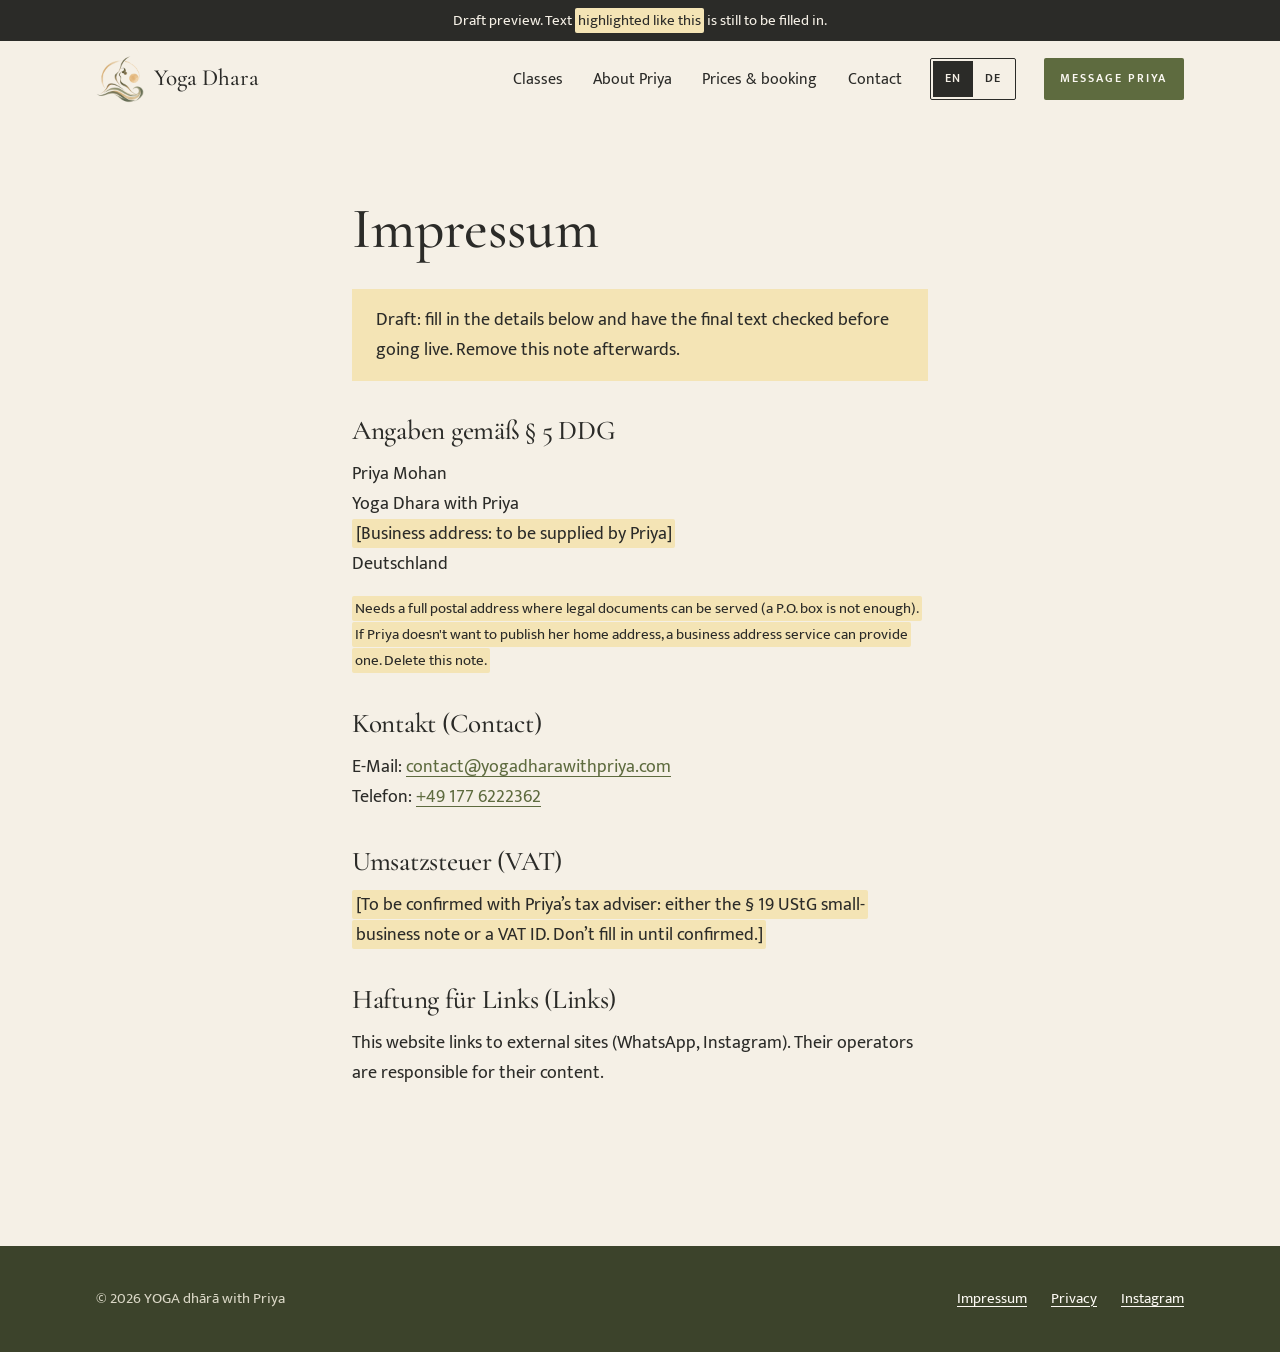
<file: impressum.html>
<!doctype html>
<html lang="en">
<head>
  <meta charset="utf-8">
  <meta name="viewport" content="width=device-width, initial-scale=1, viewport-fit=cover">
  <title>Impressum · YOGA dhārā with Priya</title>
  <!-- Draft: delete this line at launch -->
  <meta name="robots" content="noindex">
  <meta name="theme-color" content="#F5F0E6">
  <link rel="icon" type="image/png" sizes="32x32" href="assets/img/favicon-32.png">
  <link rel="icon" type="image/png" sizes="192x192" href="assets/img/favicon-192.png">
  <link rel="apple-touch-icon" href="assets/img/apple-touch-icon.png">
  <!-- Language versions for search engines. Switch these URLs too once the domain is live. -->
  <link rel="alternate" hreflang="en" href="https://priyagit-ar.github.io/yogadhara/impressum.html">
  <link rel="alternate" hreflang="de" href="https://priyagit-ar.github.io/yogadhara/de/impressum.html">
  <link rel="alternate" hreflang="x-default" href="https://priyagit-ar.github.io/yogadhara/impressum.html">
  <link rel="stylesheet" href="assets/css/site.css">
  <script src="assets/js/site.js" defer></script>
</head>
<body class="legal-page">
<a class="skip" href="#main">Skip to content</a>

<!-- Draft banner: delete this line at launch -->
<p class="preview-note">Draft preview. Text <mark class="todo">highlighted like this</mark> is still to be filled in.</p>

<header class="site-header">
  <div class="wrap header-inner">
    <a class="brand" href="index.html" aria-label="YOGA dhārā with Priya, home">
      <img class="brand-logo" src="assets/img/logo-mark.png" width="48" height="48" alt="">
      Yoga Dhara
    </a>
    <button class="menu-toggle" type="button" aria-expanded="false" aria-controls="site-nav"><span class="menu-word">Menu</span><svg class="menu-x" viewBox="0 0 24 24" aria-hidden="true"><path d="M6 6l12 12M18 6L6 18"/></svg></button>
    <nav class="nav" id="site-nav" aria-label="Main">
      <ul>
        <li><a href="index.html#classes">Classes</a></li>
        <li><a href="index.html#about">About Priya</a></li>
        <li><a href="index.html#prices">Prices &amp; booking</a></li>
        <li><a href="index.html#contact">Contact</a></li>
      </ul>
    </nav>
    <nav class="lang" aria-label="Language">
      <span aria-current="true" lang="en"><span aria-hidden="true">EN</span><span class="visually-hidden">English</span></span>
      <a href="de/impressum.html" hreflang="de" lang="de"><span aria-hidden="true">DE</span><span class="visually-hidden">Deutsch</span></a>
    </nav>
    <a class="btn btn-primary header-cta" href="https://wa.me/491776222362?text=Hi%20Priya%2C%20I%20found%20Yoga%20Dhara%20online%20and%20I%27d%20like%20to%20book%20a%20class." target="_blank" rel="noopener">Message Priya</a>
  </div>
</header>

<main id="main" class="legal">
  <div class="wrap measure">
    <h1>Impressum</h1>
    <!-- German law (§ 5 DDG) requires this page for business websites. Have the final text checked. -->
    <p class="draft-note"><mark class="todo">Draft: fill in the details below and have the final text checked before going live. Remove this note afterwards.</mark></p>

    <h2 lang="de">Angaben gemäß § 5 DDG</h2>
    <address>
      Priya Mohan<br>
      Yoga Dhara with Priya<br>
      <mark class="todo">[Business address: to be supplied by Priya]</mark><br>
      Deutschland
    </address>
    <p class="small"><mark class="todo">Needs a full postal address where legal documents can be served (a P.O. box is not enough). If Priya doesn't want to publish her home address, a business address service can provide one. Delete this note.</mark></p>

    <h2>Kontakt (Contact)</h2>
    <p>
      E-Mail: <a href="mailto:contact@yogadharawithpriya.com">contact@yogadharawithpriya.com</a><br>
      Telefon: <a href="tel:+491776222362">+49&nbsp;177&nbsp;6222362</a>
    </p>

    <h2>Umsatzsteuer (VAT)</h2>
    <p><mark class="todo">[To be confirmed with Priya’s tax adviser: either the § 19 UStG small-business note or a VAT ID. Don’t fill in until confirmed.]</mark></p>

    <h2>Haftung für Links (Links)</h2>
    <p>This website links to external sites (WhatsApp, Instagram). Their operators are responsible for their content.</p>
  </div>
</main>

<footer class="site-footer">
  <div class="wrap">
    <div class="footer-inner">
      <p>&copy; <span id="year">2026</span> YOGA dhārā with Priya</p>
      <ul>
        <li><a href="impressum.html" aria-current="page">Impressum</a></li>
        <li><a href="privacy.html">Privacy</a></li>
        <li><a href="https://www.instagram.com/yogadharawithpriya/" target="_blank" rel="noopener">Instagram</a></li>
      </ul>
    </div>
  </div>
</footer>

</body>
</html>
</file>
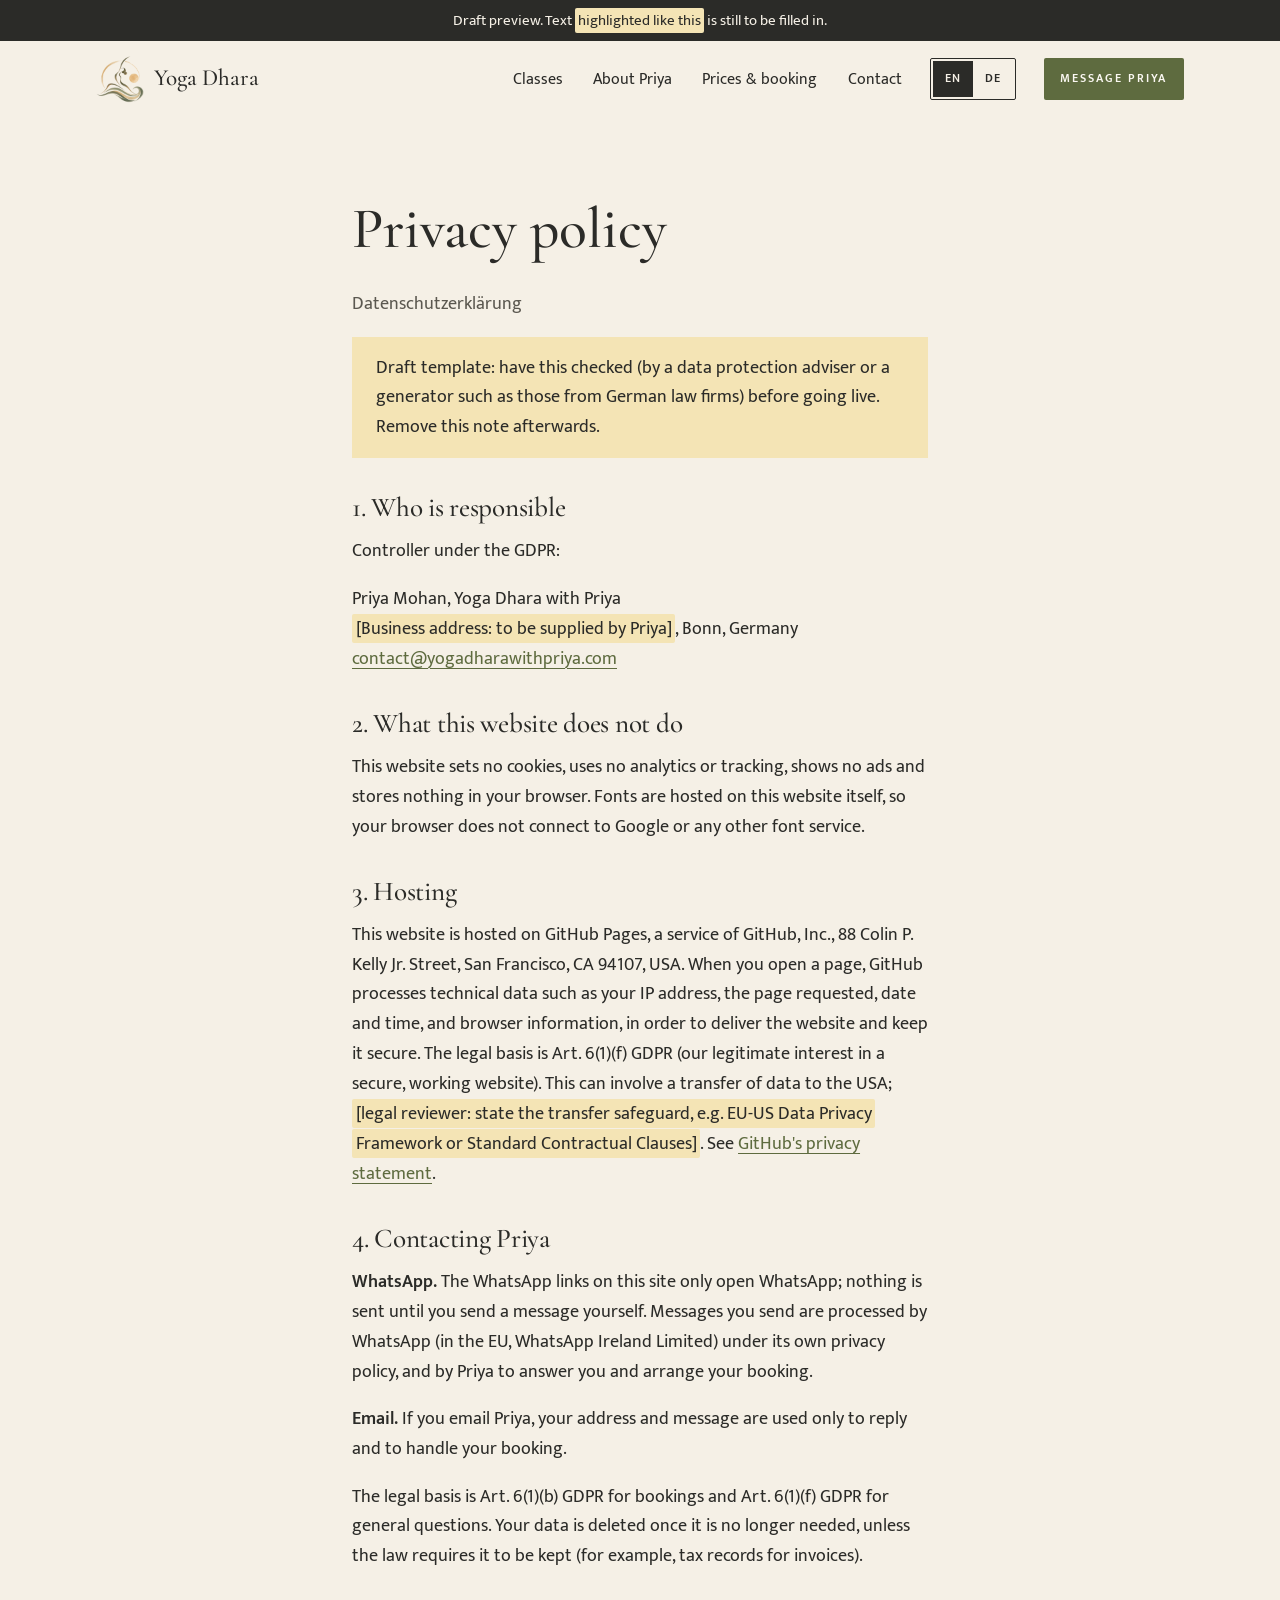
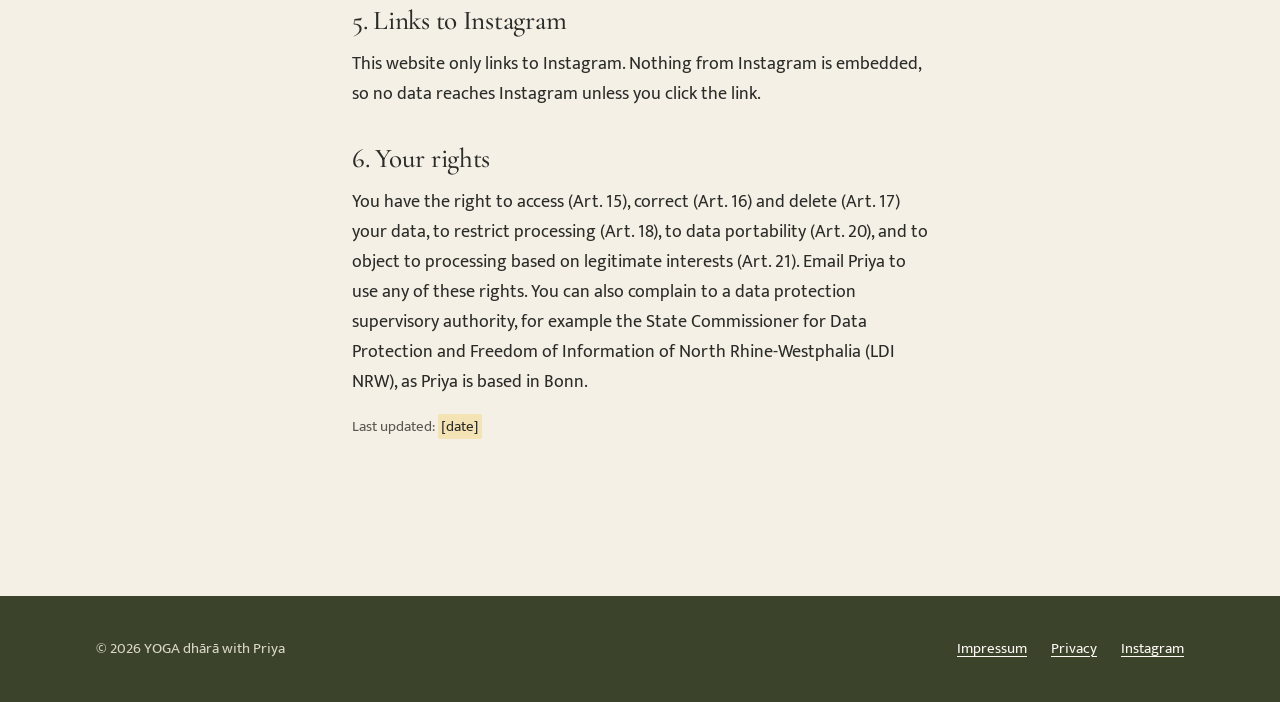
<file: privacy.html>
<!doctype html>
<html lang="en">
<head>
  <meta charset="utf-8">
  <meta name="viewport" content="width=device-width, initial-scale=1, viewport-fit=cover">
  <title>Privacy policy · YOGA dhārā with Priya</title>
  <!-- Draft: delete this line at launch -->
  <meta name="robots" content="noindex">
  <meta name="theme-color" content="#F5F0E6">
  <link rel="icon" type="image/png" sizes="32x32" href="assets/img/favicon-32.png">
  <link rel="icon" type="image/png" sizes="192x192" href="assets/img/favicon-192.png">
  <link rel="apple-touch-icon" href="assets/img/apple-touch-icon.png">
  <!-- Language versions for search engines. Switch these URLs too once the domain is live. -->
  <link rel="alternate" hreflang="en" href="https://priyagit-ar.github.io/yogadhara/privacy.html">
  <link rel="alternate" hreflang="de" href="https://priyagit-ar.github.io/yogadhara/de/datenschutz.html">
  <link rel="alternate" hreflang="x-default" href="https://priyagit-ar.github.io/yogadhara/privacy.html">
  <link rel="stylesheet" href="assets/css/site.css">
  <script src="assets/js/site.js" defer></script>
</head>
<body class="legal-page">
<a class="skip" href="#main">Skip to content</a>

<!-- Draft banner: delete this line at launch -->
<p class="preview-note">Draft preview. Text <mark class="todo">highlighted like this</mark> is still to be filled in.</p>

<header class="site-header">
  <div class="wrap header-inner">
    <a class="brand" href="index.html" aria-label="YOGA dhārā with Priya, home">
      <img class="brand-logo" src="assets/img/logo-mark.png" width="48" height="48" alt="">
      Yoga Dhara
    </a>
    <button class="menu-toggle" type="button" aria-expanded="false" aria-controls="site-nav"><span class="menu-word">Menu</span><svg class="menu-x" viewBox="0 0 24 24" aria-hidden="true"><path d="M6 6l12 12M18 6L6 18"/></svg></button>
    <nav class="nav" id="site-nav" aria-label="Main">
      <ul>
        <li><a href="index.html#classes">Classes</a></li>
        <li><a href="index.html#about">About Priya</a></li>
        <li><a href="index.html#prices">Prices &amp; booking</a></li>
        <li><a href="index.html#contact">Contact</a></li>
      </ul>
    </nav>
    <nav class="lang" aria-label="Language">
      <span aria-current="true" lang="en"><span aria-hidden="true">EN</span><span class="visually-hidden">English</span></span>
      <a href="de/datenschutz.html" hreflang="de" lang="de"><span aria-hidden="true">DE</span><span class="visually-hidden">Deutsch</span></a>
    </nav>
    <a class="btn btn-primary header-cta" href="https://wa.me/491776222362?text=Hi%20Priya%2C%20I%20found%20Yoga%20Dhara%20online%20and%20I%27d%20like%20to%20book%20a%20class." target="_blank" rel="noopener">Message Priya</a>
  </div>
</header>

<main id="main" class="legal">
  <div class="wrap measure">
    <h1>Privacy policy</h1>
    <p class="muted" lang="de">Datenschutzerklärung</p>
    <p class="draft-note"><mark class="todo">Draft template: have this checked (by a data protection adviser or a generator such as those from German law firms) before going live. Remove this note afterwards.</mark></p>

    <h2>1. Who is responsible</h2>
    <p>Controller under the GDPR:</p>
    <address>
      Priya Mohan, Yoga Dhara with Priya<br>
      <mark class="todo">[Business address: to be supplied by Priya]</mark>, Bonn, Germany<br>
      <a href="mailto:contact@yogadharawithpriya.com">contact@yogadharawithpriya.com</a>
    </address>

    <h2>2. What this website does not do</h2>
    <p>This website sets no cookies, uses no analytics or tracking, shows no ads and stores nothing in your browser. Fonts are hosted on this website itself, so your browser does not connect to Google or any other font service.</p>

    <h2>3. Hosting</h2>
    <p>This website is hosted on GitHub Pages, a service of GitHub, Inc., 88 Colin P. Kelly Jr. Street, San Francisco, CA 94107, USA. When you open a page, GitHub processes technical data such as your IP address, the page requested, date and time, and browser information, in order to deliver the website and keep it secure. The legal basis is Art. 6(1)(f) GDPR (our legitimate interest in a secure, working website). This can involve a transfer of data to the USA; <mark class="todo">[legal reviewer: state the transfer safeguard, e.g. EU-US Data Privacy Framework or Standard Contractual Clauses]</mark>. See <a href="https://docs.github.com/en/site-policy/privacy-policies/github-general-privacy-statement" rel="noopener">GitHub's privacy statement</a>.</p>

    <h2>4. Contacting Priya</h2>
    <p><strong>WhatsApp.</strong> The WhatsApp links on this site only open WhatsApp; nothing is sent until you send a message yourself. Messages you send are processed by WhatsApp (in the EU, WhatsApp Ireland Limited) under its own privacy policy, and by Priya to answer you and arrange your booking.</p>
    <p><strong>Email.</strong> If you email Priya, your address and message are used only to reply and to handle your booking.</p>
    <p>The legal basis is Art. 6(1)(b) GDPR for bookings and Art. 6(1)(f) GDPR for general questions. Your data is deleted once it is no longer needed, unless the law requires it to be kept (for example, tax records for invoices).</p>

    <h2>5. Links to Instagram</h2>
    <p>This website only links to Instagram. Nothing from Instagram is embedded, so no data reaches Instagram unless you click the link.</p>

    <h2>6. Your rights</h2>
    <p>You have the right to access (Art. 15), correct (Art. 16) and delete (Art. 17) your data, to restrict processing (Art. 18), to data portability (Art. 20), and to object to processing based on legitimate interests (Art. 21). Email Priya to use any of these rights. You can also complain to a data protection supervisory authority, for example the State Commissioner for Data Protection and Freedom of Information of North Rhine-Westphalia (LDI NRW), as Priya is based in Bonn.</p>

    <p class="small muted">Last updated: <mark class="todo">[date]</mark></p>
  </div>
</main>

<footer class="site-footer">
  <div class="wrap">
    <div class="footer-inner">
      <p>&copy; <span id="year">2026</span> YOGA dhārā with Priya</p>
      <ul>
        <li><a href="impressum.html">Impressum</a></li>
        <li><a href="privacy.html" aria-current="page">Privacy</a></li>
        <li><a href="https://www.instagram.com/yogadharawithpriya/" target="_blank" rel="noopener">Instagram</a></li>
      </ul>
    </div>
  </div>
</footer>

</body>
</html>
</file>
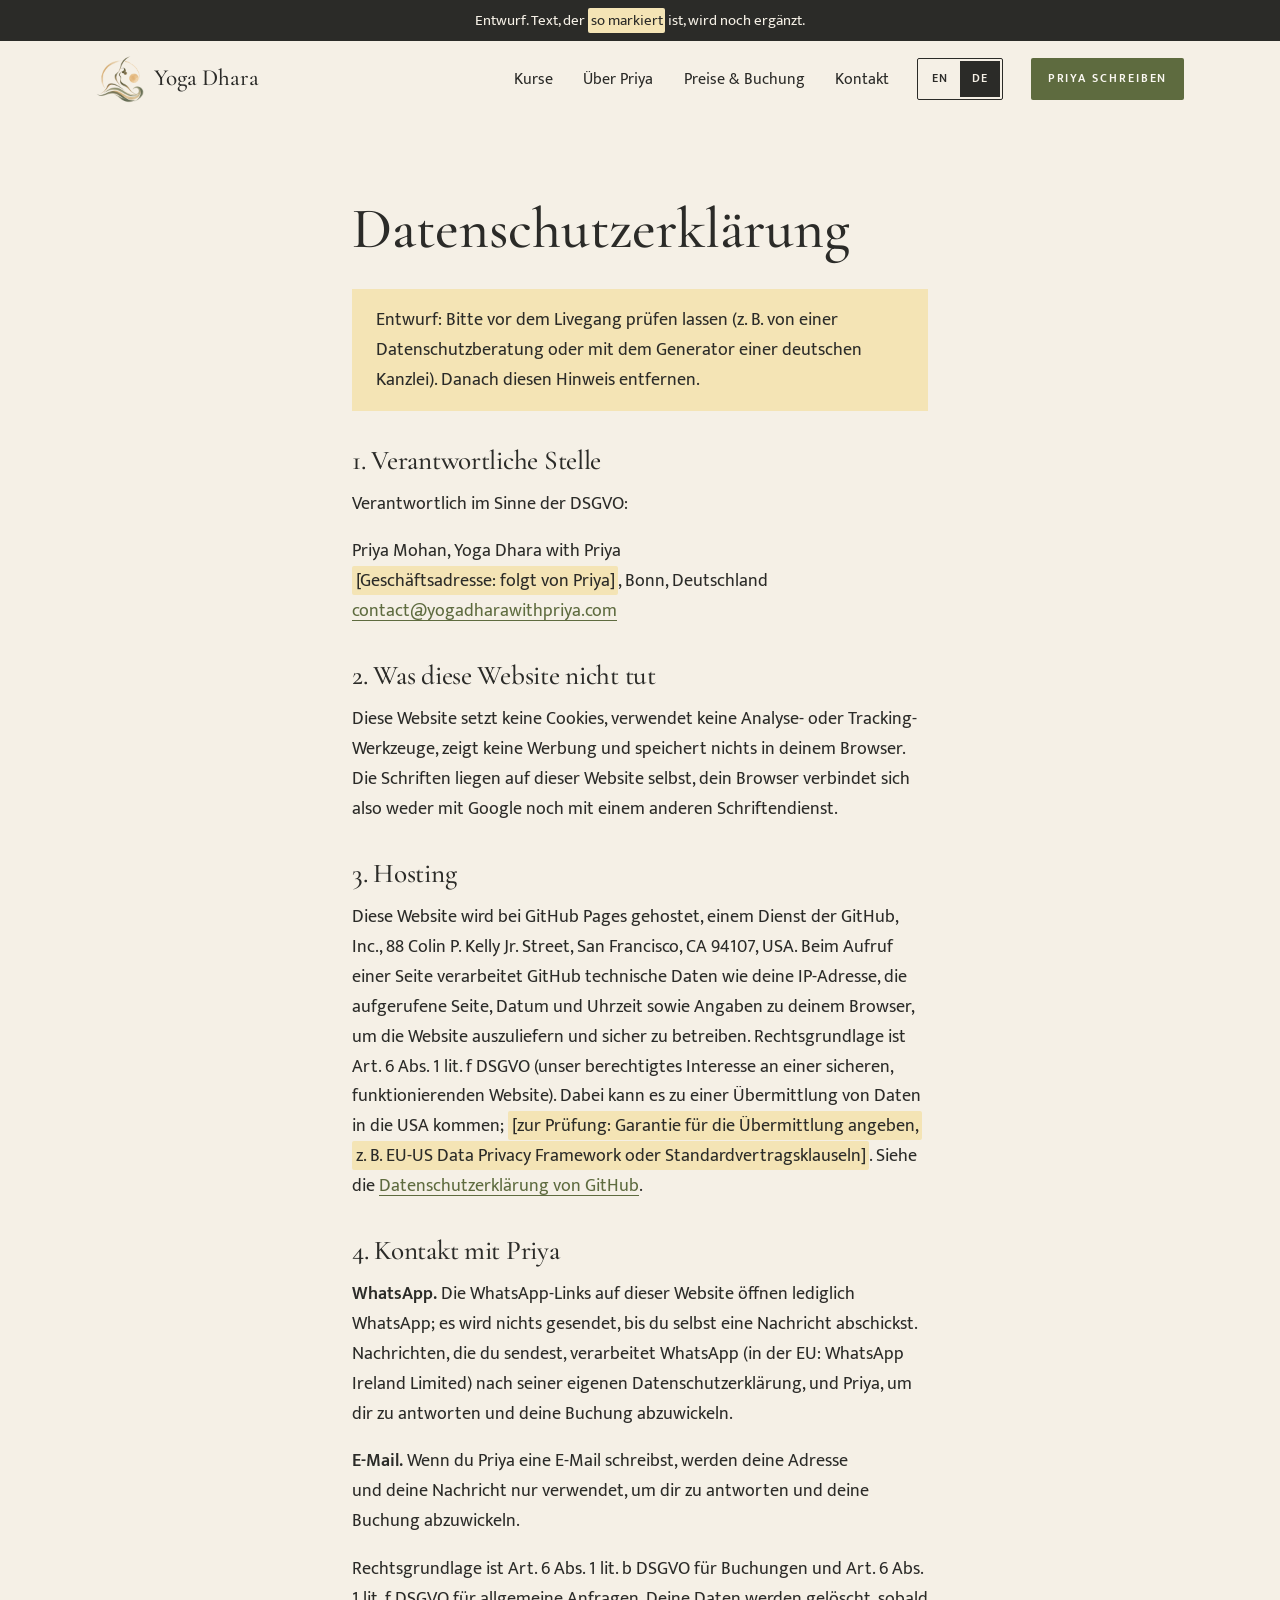
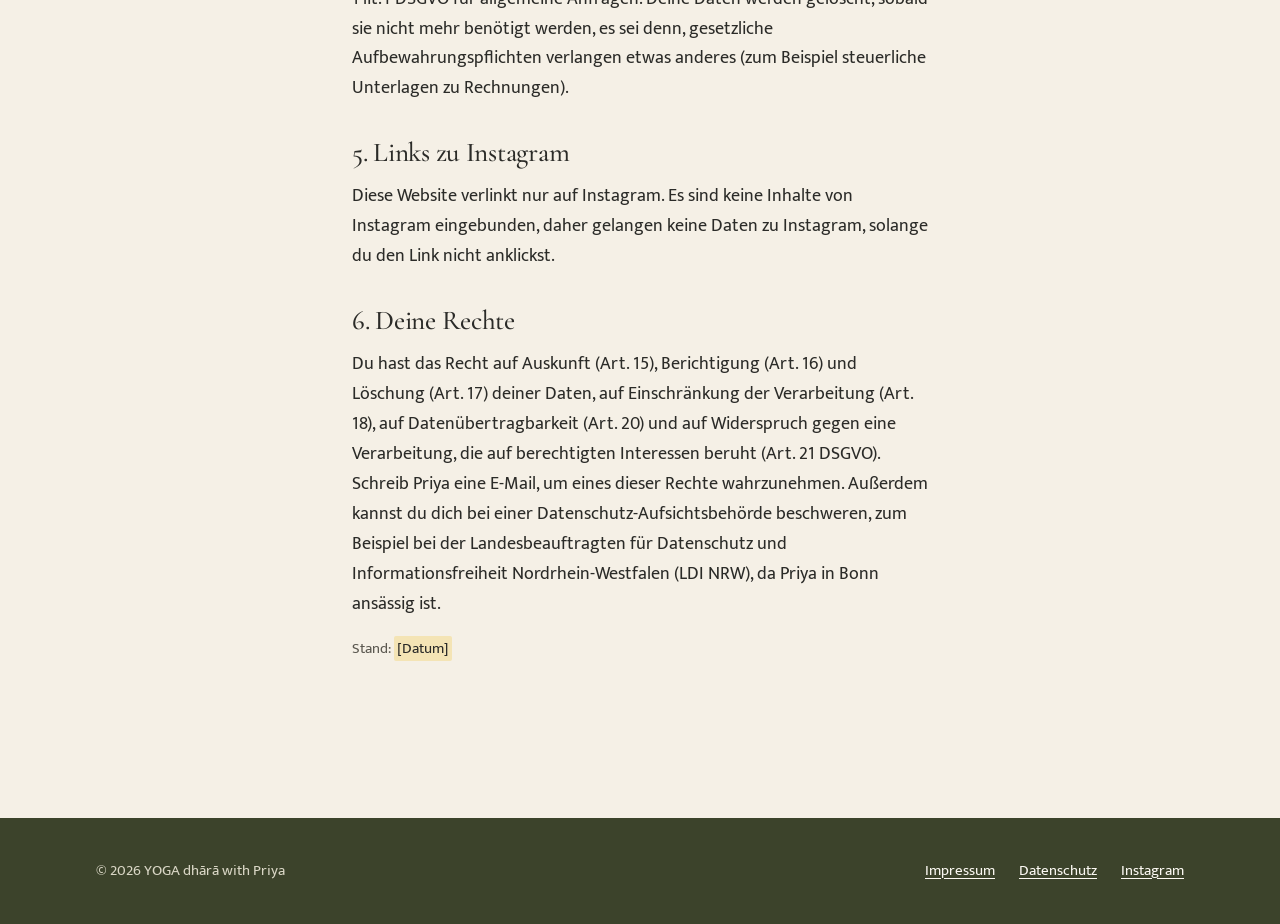
<file: de/datenschutz.html>
<!doctype html>
<html lang="de">
<head>
  <meta charset="utf-8">
  <meta name="viewport" content="width=device-width, initial-scale=1, viewport-fit=cover">
  <title>Datenschutzerklärung · YOGA dhārā with Priya</title>
  <!-- Draft: delete this line at launch -->
  <meta name="robots" content="noindex">
  <meta name="theme-color" content="#F5F0E6">
  <link rel="icon" type="image/png" sizes="32x32" href="../assets/img/favicon-32.png">
  <link rel="icon" type="image/png" sizes="192x192" href="../assets/img/favicon-192.png">
  <link rel="apple-touch-icon" href="../assets/img/apple-touch-icon.png">
  <!-- Language versions for search engines. Switch these URLs too once the domain is live. -->
  <link rel="alternate" hreflang="en" href="https://priyagit-ar.github.io/yogadhara/privacy.html">
  <link rel="alternate" hreflang="de" href="https://priyagit-ar.github.io/yogadhara/de/datenschutz.html">
  <link rel="alternate" hreflang="x-default" href="https://priyagit-ar.github.io/yogadhara/privacy.html">
  <link rel="stylesheet" href="../assets/css/site.css">
  <script src="../assets/js/site.js" defer></script>
</head>
<body class="legal-page">
<a class="skip" href="#main">Zum Inhalt springen</a>

<!-- Draft banner: delete this line at launch -->
<p class="preview-note">Entwurf. Text, der <mark class="todo">so markiert</mark> ist, wird noch ergänzt.</p>

<header class="site-header">
  <div class="wrap header-inner">
    <a class="brand" href="./" aria-label="YOGA dhārā with Priya, Startseite">
      <img class="brand-logo" src="../assets/img/logo-mark.png" width="48" height="48" alt="">
      Yoga Dhara
    </a>
    <button class="menu-toggle" type="button" aria-expanded="false" aria-controls="site-nav"><span class="menu-word">Menü</span><svg class="menu-x" viewBox="0 0 24 24" aria-hidden="true"><path d="M6 6l12 12M18 6L6 18"/></svg></button>
    <nav class="nav" id="site-nav" aria-label="Hauptnavigation">
      <ul>
        <li><a href="./#classes">Kurse</a></li>
        <li><a href="./#about">Über Priya</a></li>
        <li><a href="./#prices">Preise &amp; Buchung</a></li>
        <li><a href="./#contact">Kontakt</a></li>
      </ul>
    </nav>
    <nav class="lang" aria-label="Sprache">
      <a href="../privacy.html" hreflang="en" lang="en"><span aria-hidden="true">EN</span><span class="visually-hidden">English</span></a>
      <span aria-current="true" lang="de"><span aria-hidden="true">DE</span><span class="visually-hidden">Deutsch</span></span>
    </nav>
    <a class="btn btn-primary header-cta" href="https://wa.me/491776222362?text=Hallo%20Priya%2C%20ich%20habe%20Yoga%20Dhara%20online%20gefunden%20und%20m%C3%B6chte%20gern%20eine%20Stunde%20buchen." target="_blank" rel="noopener">Priya schreiben</a>
  </div>
</header>

<main id="main" class="legal">
  <div class="wrap measure">
    <h1>Datenschutz&shy;erklärung</h1>
    <p class="draft-note"><mark class="todo">Entwurf: Bitte vor dem Livegang prüfen lassen (z. B. von einer Datenschutzberatung oder mit dem Generator einer deutschen Kanzlei). Danach diesen Hinweis entfernen.</mark></p>

    <h2>1. Verantwortliche Stelle</h2>
    <p>Verantwortlich im Sinne der DSGVO:</p>
    <address>
      Priya Mohan, Yoga Dhara with Priya<br>
      <mark class="todo">[Geschäftsadresse: folgt von Priya]</mark>, Bonn, Deutschland<br>
      <a href="mailto:contact@yogadharawithpriya.com">contact@yogadharawithpriya.com</a>
    </address>

    <h2>2. Was diese Website nicht tut</h2>
    <p>Diese Website setzt keine Cookies, verwendet keine Analyse- oder Tracking-Werkzeuge, zeigt keine Werbung und speichert nichts in deinem Browser. Die Schriften liegen auf dieser Website selbst, dein Browser verbindet sich also weder mit Google noch mit einem anderen Schriftendienst.</p>

    <h2>3. Hosting</h2>
    <p>Diese Website wird bei GitHub Pages gehostet, einem Dienst der GitHub, Inc., 88 Colin P. Kelly Jr. Street, San Francisco, CA 94107, USA. Beim Aufruf einer Seite verarbeitet GitHub technische Daten wie deine IP-Adresse, die aufgerufene Seite, Datum und Uhrzeit sowie Angaben zu deinem Browser, um die Website auszuliefern und sicher zu betreiben. Rechtsgrundlage ist Art. 6 Abs. 1 lit. f DSGVO (unser berechtigtes Interesse an einer sicheren, funktionierenden Website). Dabei kann es zu einer Übermittlung von Daten in die USA kommen; <mark class="todo">[zur Prüfung: Garantie für die Übermittlung angeben, z. B. EU-US Data Privacy Framework oder Standardvertragsklauseln]</mark>. Siehe die <a href="https://docs.github.com/en/site-policy/privacy-policies/github-general-privacy-statement" rel="noopener">Datenschutzerklärung von GitHub</a>.</p>

    <h2>4. Kontakt mit Priya</h2>
    <p><strong>WhatsApp.</strong> Die WhatsApp-Links auf dieser Website öffnen lediglich WhatsApp; es wird nichts gesendet, bis du selbst eine Nachricht abschickst. Nachrichten, die du sendest, verarbeitet WhatsApp (in der EU: WhatsApp Ireland Limited) nach seiner eigenen Datenschutzerklärung, und Priya, um dir zu antworten und deine Buchung abzuwickeln.</p>
    <p><strong>E-Mail.</strong> Wenn du Priya eine E-Mail schreibst, werden deine Adresse und deine Nachricht nur verwendet, um dir zu antworten und deine Buchung abzuwickeln.</p>
    <p>Rechtsgrundlage ist Art. 6 Abs. 1 lit. b DSGVO für Buchungen und Art. 6 Abs. 1 lit. f DSGVO für allgemeine Anfragen. Deine Daten werden gelöscht, sobald sie nicht mehr benötigt werden, es sei denn, gesetzliche Aufbewahrungspflichten verlangen etwas anderes (zum Beispiel steuerliche Unterlagen zu Rechnungen).</p>

    <h2>5. Links zu Instagram</h2>
    <p>Diese Website verlinkt nur auf Instagram. Es sind keine Inhalte von Instagram eingebunden, daher gelangen keine Daten zu Instagram, solange du den Link nicht anklickst.</p>

    <h2>6. Deine Rechte</h2>
    <p>Du hast das Recht auf Auskunft (Art. 15), Berichtigung (Art. 16) und Löschung (Art. 17) deiner Daten, auf Einschränkung der Verarbeitung (Art. 18), auf Datenübertragbarkeit (Art. 20) und auf Widerspruch gegen eine Verarbeitung, die auf berechtigten Interessen beruht (Art. 21 DSGVO). Schreib Priya eine E-Mail, um eines dieser Rechte wahrzunehmen. Außerdem kannst du dich bei einer Datenschutz-Aufsichtsbehörde beschweren, zum Beispiel bei der Landesbeauftragten für Datenschutz und Informationsfreiheit Nordrhein-Westfalen (LDI NRW), da Priya in Bonn ansässig ist.</p>

    <p class="small muted">Stand: <mark class="todo">[Datum]</mark></p>
  </div>
</main>

<footer class="site-footer">
  <div class="wrap">
    <div class="footer-inner">
      <p>&copy; <span id="year">2026</span> YOGA dhārā with Priya</p>
      <ul>
        <li><a href="impressum.html">Impressum</a></li>
        <li><a href="datenschutz.html" aria-current="page">Datenschutz</a></li>
        <li><a href="https://www.instagram.com/yogadharawithpriya/" target="_blank" rel="noopener">Instagram</a></li>
      </ul>
    </div>
  </div>
</footer>

</body>
</html>
</file>
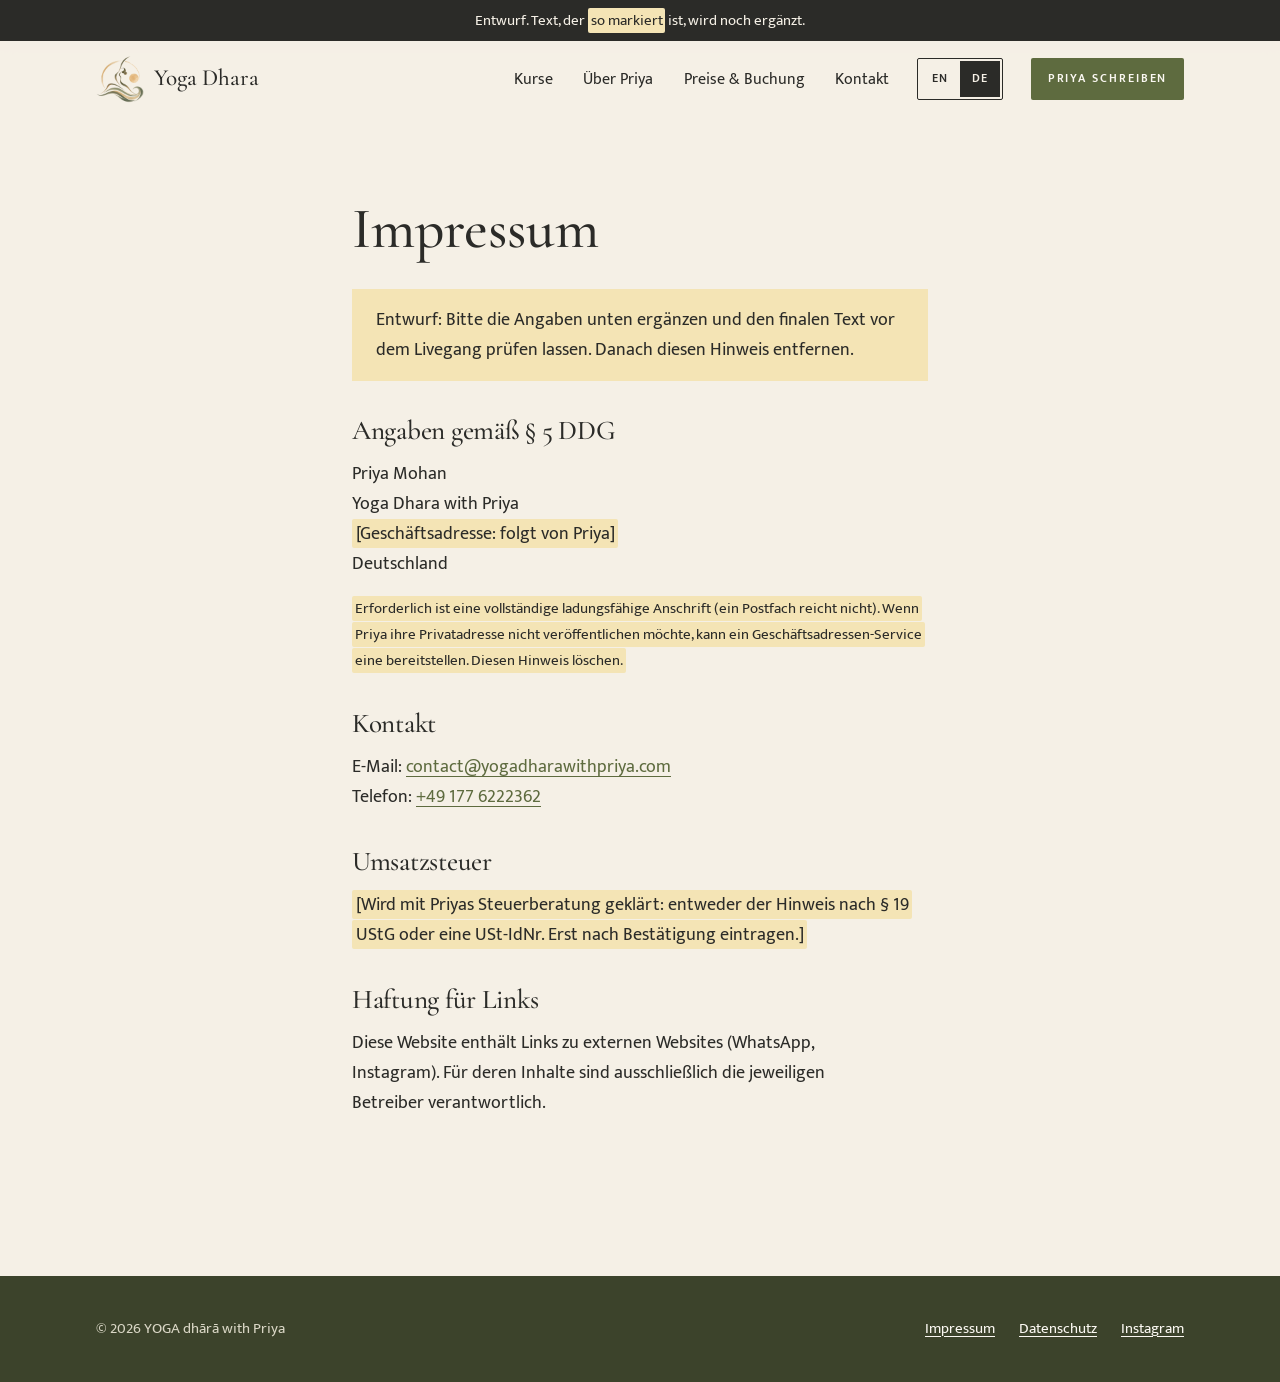
<file: de/impressum.html>
<!doctype html>
<html lang="de">
<head>
  <meta charset="utf-8">
  <meta name="viewport" content="width=device-width, initial-scale=1, viewport-fit=cover">
  <title>Impressum · YOGA dhārā with Priya</title>
  <!-- Draft: delete this line at launch -->
  <meta name="robots" content="noindex">
  <meta name="theme-color" content="#F5F0E6">
  <link rel="icon" type="image/png" sizes="32x32" href="../assets/img/favicon-32.png">
  <link rel="icon" type="image/png" sizes="192x192" href="../assets/img/favicon-192.png">
  <link rel="apple-touch-icon" href="../assets/img/apple-touch-icon.png">
  <!-- Language versions for search engines. Switch these URLs too once the domain is live. -->
  <link rel="alternate" hreflang="en" href="https://priyagit-ar.github.io/yogadhara/impressum.html">
  <link rel="alternate" hreflang="de" href="https://priyagit-ar.github.io/yogadhara/de/impressum.html">
  <link rel="alternate" hreflang="x-default" href="https://priyagit-ar.github.io/yogadhara/impressum.html">
  <link rel="stylesheet" href="../assets/css/site.css">
  <script src="../assets/js/site.js" defer></script>
</head>
<body class="legal-page">
<a class="skip" href="#main">Zum Inhalt springen</a>

<!-- Draft banner: delete this line at launch -->
<p class="preview-note">Entwurf. Text, der <mark class="todo">so markiert</mark> ist, wird noch ergänzt.</p>

<header class="site-header">
  <div class="wrap header-inner">
    <a class="brand" href="./" aria-label="YOGA dhārā with Priya, Startseite">
      <img class="brand-logo" src="../assets/img/logo-mark.png" width="48" height="48" alt="">
      Yoga Dhara
    </a>
    <button class="menu-toggle" type="button" aria-expanded="false" aria-controls="site-nav"><span class="menu-word">Menü</span><svg class="menu-x" viewBox="0 0 24 24" aria-hidden="true"><path d="M6 6l12 12M18 6L6 18"/></svg></button>
    <nav class="nav" id="site-nav" aria-label="Hauptnavigation">
      <ul>
        <li><a href="./#classes">Kurse</a></li>
        <li><a href="./#about">Über Priya</a></li>
        <li><a href="./#prices">Preise &amp; Buchung</a></li>
        <li><a href="./#contact">Kontakt</a></li>
      </ul>
    </nav>
    <nav class="lang" aria-label="Sprache">
      <a href="../impressum.html" hreflang="en" lang="en"><span aria-hidden="true">EN</span><span class="visually-hidden">English</span></a>
      <span aria-current="true" lang="de"><span aria-hidden="true">DE</span><span class="visually-hidden">Deutsch</span></span>
    </nav>
    <a class="btn btn-primary header-cta" href="https://wa.me/491776222362?text=Hallo%20Priya%2C%20ich%20habe%20Yoga%20Dhara%20online%20gefunden%20und%20m%C3%B6chte%20gern%20eine%20Stunde%20buchen." target="_blank" rel="noopener">Priya schreiben</a>
  </div>
</header>

<main id="main" class="legal">
  <div class="wrap measure">
    <h1>Impressum</h1>
    <!-- German law (§ 5 DDG) requires this page for business websites. Have the final text checked. -->
    <p class="draft-note"><mark class="todo">Entwurf: Bitte die Angaben unten ergänzen und den finalen Text vor dem Livegang prüfen lassen. Danach diesen Hinweis entfernen.</mark></p>

    <h2>Angaben gemäß § 5 DDG</h2>
    <address>
      Priya Mohan<br>
      Yoga Dhara with Priya<br>
      <mark class="todo">[Geschäftsadresse: folgt von Priya]</mark><br>
      Deutschland
    </address>
    <p class="small"><mark class="todo">Erforderlich ist eine vollständige ladungsfähige Anschrift (ein Postfach reicht nicht). Wenn Priya ihre Privatadresse nicht veröffentlichen möchte, kann ein Geschäftsadressen-Service eine bereitstellen. Diesen Hinweis löschen.</mark></p>

    <h2>Kontakt</h2>
    <p>
      E-Mail: <a href="mailto:contact@yogadharawithpriya.com">contact@yogadharawithpriya.com</a><br>
      Telefon: <a href="tel:+491776222362">+49&nbsp;177&nbsp;6222362</a>
    </p>

    <h2>Umsatzsteuer</h2>
    <p><mark class="todo">[Wird mit Priyas Steuerberatung geklärt: entweder der Hinweis nach § 19 UStG oder eine USt-IdNr. Erst nach Bestätigung eintragen.]</mark></p>

    <h2>Haftung für Links</h2>
    <p>Diese Website enthält Links zu externen Websites (WhatsApp, Instagram). Für deren Inhalte sind ausschließlich die jeweiligen Betreiber verantwortlich.</p>
  </div>
</main>

<footer class="site-footer">
  <div class="wrap">
    <div class="footer-inner">
      <p>&copy; <span id="year">2026</span> YOGA dhārā with Priya</p>
      <ul>
        <li><a href="impressum.html" aria-current="page">Impressum</a></li>
        <li><a href="datenschutz.html">Datenschutz</a></li>
        <li><a href="https://www.instagram.com/yogadharawithpriya/" target="_blank" rel="noopener">Instagram</a></li>
      </ul>
    </div>
  </div>
</footer>

</body>
</html>
</file>
<file: assets/css/site.css>
/* YOGA dhārā with Priya
   Warm, calm, airy: cream background, charcoal text, muted olive buttons, elegant serif headings.
   Fonts are self-hosted on purpose (no Google Fonts requests = no third-party data transfer).
   Cormorant Garamond, Allura and Mukta are used under the SIL Open Font License 1.1, see assets/fonts/OFL.txt. */

@font-face { font-family: "Cormorant"; font-style: normal; font-weight: 300 700; font-display: swap;
  src: url("../fonts/cormorant-latin.woff2") format("woff2");
  unicode-range: U+0000-00FF,U+0131,U+0152-0153,U+02BB-02BC,U+02C6,U+02DA,U+02DC,U+0304,U+0308,U+0329,U+2000-206F,U+20AC,U+2122,U+2191,U+2193,U+2212,U+2215,U+FEFF,U+FFFD; }
@font-face { font-family: "Cormorant"; font-style: normal; font-weight: 300 700; font-display: swap;
  src: url("../fonts/cormorant-latin-ext.woff2") format("woff2");
  unicode-range: U+0100-02BA,U+02BD-02C5,U+02C7-02CC,U+02CE-02D7,U+02DD-02FF,U+1D00-1DBF,U+1E00-1E9F,U+1EF2-1EFF,U+2020,U+20A0-20AB,U+20AD-20C4,U+2113,U+2C60-2C7F,U+A720-A7FF; }
@font-face { font-family: "Cormorant"; font-style: italic; font-weight: 300 700; font-display: swap;
  src: url("../fonts/cormorant-italic-latin.woff2") format("woff2");
  unicode-range: U+0000-00FF,U+0131,U+0152-0153,U+02BB-02BC,U+02C6,U+02DA,U+02DC,U+0304,U+0308,U+0329,U+2000-206F,U+20AC,U+2122,U+2191,U+2193,U+2212,U+2215,U+FEFF,U+FFFD; }
@font-face { font-family: "Cormorant"; font-style: italic; font-weight: 300 700; font-display: swap;
  src: url("../fonts/cormorant-italic-latin-ext.woff2") format("woff2");
  unicode-range: U+0100-02BA,U+02BD-02C5,U+02C7-02CC,U+02CE-02D7,U+02DD-02FF,U+1D00-1DBF,U+1E00-1E9F,U+1EF2-1EFF,U+2020,U+20A0-20AB,U+20AD-20C4,U+2113,U+2C60-2C7F,U+A720-A7FF; }
@font-face { font-family: "Allura"; font-style: normal; font-weight: 400; font-display: swap;
  src: url("../fonts/allura-latin.woff2") format("woff2");
  unicode-range: U+0000-00FF,U+0131,U+0152-0153,U+02BB-02BC,U+02C6,U+02DA,U+02DC,U+0304,U+0308,U+0329,U+2000-206F,U+20AC,U+2122,U+2191,U+2193,U+2212,U+2215,U+FEFF,U+FFFD; }
@font-face { font-family: "Allura"; font-style: normal; font-weight: 400; font-display: swap;
  src: url("../fonts/allura-latin-ext.woff2") format("woff2");
  unicode-range: U+0100-02BA,U+02BD-02C5,U+02C7-02CC,U+02CE-02D7,U+02DD-02FF,U+1D00-1DBF,U+1E00-1E9F,U+1EF2-1EFF,U+2020,U+20A0-20AB,U+20AD-20C4,U+2113,U+2C60-2C7F,U+A720-A7FF; }
@font-face { font-family: "Mukta"; font-style: normal; font-weight: 400; font-display: swap;
  src: url("../fonts/mukta-400-latin.woff2") format("woff2");
  unicode-range: U+0000-00FF,U+0131,U+0152-0153,U+02BB-02BC,U+02C6,U+02DA,U+02DC,U+0304,U+0308,U+0329,U+2000-206F,U+20AC,U+2122,U+2191,U+2193,U+2212,U+2215,U+FEFF,U+FFFD; }
@font-face { font-family: "Mukta"; font-style: normal; font-weight: 400; font-display: swap;
  src: url("../fonts/mukta-400-latin-ext.woff2") format("woff2");
  unicode-range: U+0100-02BA,U+02BD-02C5,U+02C7-02CC,U+02CE-02D7,U+02DD-02FF,U+1D00-1DBF,U+1E00-1E9F,U+1EF2-1EFF,U+2020,U+20A0-20AB,U+20AD-20C0,U+2113,U+2C60-2C7F,U+A720-A7FF; }
@font-face { font-family: "Mukta"; font-style: normal; font-weight: 600; font-display: swap;
  src: url("../fonts/mukta-600-latin.woff2") format("woff2");
  unicode-range: U+0000-00FF,U+0131,U+0152-0153,U+02BB-02BC,U+02C6,U+02DA,U+02DC,U+0304,U+0308,U+0329,U+2000-206F,U+20AC,U+2122,U+2191,U+2193,U+2212,U+2215,U+FEFF,U+FFFD; }
@font-face { font-family: "Mukta"; font-style: normal; font-weight: 600; font-display: swap;
  src: url("../fonts/mukta-600-latin-ext.woff2") format("woff2");
  unicode-range: U+0100-02BA,U+02BD-02C5,U+02C7-02CC,U+02CE-02D7,U+02DD-02FF,U+1D00-1DBF,U+1E00-1E9F,U+1EF2-1EFF,U+2020,U+20A0-20AB,U+20AD-20C0,U+2113,U+2C60-2C7F,U+A720-A7FF; }

:root {
  --cream: #F5F0E6;        /* page background: warm ivory with a beige undertone */
  --cream-deep: #ECE5D7;   /* alternate bands */
  --paper: #FBF8F2;        /* cards and form fields */
  --ink: #2B2B28;          /* deep charcoal text */
  --ink-soft: #5B5850;     /* secondary text */
  --olive: #5E6B3F;        /* buttons and accents */
  --olive-dark: #4A5531;
  --olive-tint: #E4E3D2;   /* highlighted price row */
  --olive-deep: #3C432B;   /* footer */
  --sand: #C9A86A;         /* the gold of the logo, small accents only */
  --line: #DAD1C0;
  --todo: #F4E4B5;

  --serif: "Cormorant", "Cormorant Garamond", Garamond, Georgia, serif;
  --script: "Allura", "Segoe Script", cursive;
  --sans: "Mukta", "Segoe UI", system-ui, -apple-system, sans-serif;

  --wrap: 74rem;
  --gutter: clamp(1.25rem, 4vw, 3rem);
  --section: clamp(5rem, 11vw, 9rem);

  color-scheme: light;
}

*, *::before, *::after { box-sizing: border-box; }
html { -webkit-text-size-adjust: 100%; scroll-padding-top: 5.5rem; }
@media (prefers-reduced-motion: no-preference) { html { scroll-behavior: smooth; } }
body { margin: 0; background: var(--cream); color: var(--ink); font: 400 1.1rem/1.7 var(--sans); text-rendering: optimizeLegibility; }
img { max-width: 100%; height: auto; display: block; }
a { color: var(--olive); text-decoration-thickness: 1px; text-underline-offset: 0.2em; }
a:hover { color: var(--ink); }
:focus-visible { outline: 2px solid var(--olive); outline-offset: 3px; }

h1, h2, h3, h4 { font-family: var(--serif); font-weight: 500; line-height: 1.08; margin: 0 0 0.5em; text-wrap: balance; overflow-wrap: break-word; }
h2 { font-size: clamp(2.5rem, 5.2vw, 3.75rem); letter-spacing: -0.01em; }
h3 { font-size: clamp(1.6rem, 2.6vw, 2rem); }
p { margin: 0 0 1em; text-wrap: pretty; }
ul, ol { padding: 0; margin: 0; list-style: none; }
/* German has long compound words: let them hyphenate on narrow screens instead of overflowing */
html:lang(de) { -webkit-hyphens: auto; hyphens: auto; hyphenate-limit-chars: 8 4 3; }

.wrap { max-width: var(--wrap); margin-inline: auto; padding-inline: max(var(--gutter), env(safe-area-inset-left, 0px)) max(var(--gutter), env(safe-area-inset-right, 0px)); }
.measure { max-width: 36rem; }
.muted { color: var(--ink-soft); }
.small { font-size: 0.95rem; }
.visually-hidden { position: absolute; width: 1px; height: 1px; overflow: hidden; clip: rect(0 0 0 0); white-space: nowrap; }

/* Draft placeholders: highlighted so Priya can see what still needs her input.
   Before launch: grep -rn 'class="todo"' --include=*.html .  should return nothing. */
mark.todo { background: var(--todo); color: var(--ink); padding: 0 0.2em; border-radius: 2px; box-decoration-break: clone; -webkit-box-decoration-break: clone; }
.preview-note { background: var(--ink); color: var(--cream); font-size: 0.92rem; text-align: center; padding: 0.5rem var(--gutter); margin: 0; }

.skip { position: absolute; left: -999px; top: 0; }
.skip:focus { left: 1rem; top: 1rem; z-index: 100; background: var(--ink); color: var(--cream); padding: 0.6rem 1rem; }

/* Buttons: rectangular, olive, small spaced capitals */
.btn {
  display: inline-flex; align-items: center; justify-content: center; gap: 0.6em;
  min-height: 3.1rem; padding: 0.95em 2.1em;
  font: 600 0.82rem/1.1 var(--sans); letter-spacing: 0.16em; text-transform: uppercase;
  text-decoration: none; border-radius: 2px; border: 1px solid transparent;
  cursor: pointer; transition: background-color 0.15s, color 0.15s, border-color 0.15s;
}
.btn svg { width: 1.2em; height: 1.2em; flex: none; }
.btn-primary { background: var(--olive); color: var(--paper); }
.btn-primary:hover { background: var(--olive-dark); color: var(--paper); }

/* Header */
.site-header {
  position: sticky; top: 0; z-index: 30;
  background: rgba(245, 240, 230, 0.95);
  -webkit-backdrop-filter: blur(8px); backdrop-filter: blur(8px);
  border-bottom: 1px solid transparent; transition: border-color 0.2s;
}
.site-header.is-scrolled { border-bottom-color: var(--line); }
.header-inner { display: flex; align-items: center; gap: 1.75rem; min-height: 4.75rem; }
.brand { display: inline-flex; align-items: center; gap: 0.6rem; color: var(--ink); text-decoration: none; font: 500 1.45rem/1 var(--serif); margin-right: auto; }
.brand img { width: 3rem; height: 3rem; flex: none; }
.brand:hover { color: var(--ink); }
.nav ul { display: flex; gap: 1.9rem; }
.nav a { color: var(--ink); text-decoration: none; padding-block: 0.4rem; font-size: 1rem; }
.nav a:hover { color: var(--olive); }
.menu-toggle { display: none; }
.header-cta { min-height: 2.6rem; padding: 0.7em 1.3em; font-size: 0.75rem; }

/* Language switch: EN | DE, the current language filled in */
.lang { display: flex; flex: none; padding: 2px; border: 1px solid var(--ink); border-radius: 2px; }
.lang > * { display: grid; place-items: center; min-width: 2.5rem; min-height: 2.3rem; padding: 0 0.55rem; font: 600 0.78rem/1 var(--sans); letter-spacing: 0.1em; color: var(--ink); text-decoration: none; }
.lang [aria-current] { background: var(--ink); color: var(--cream); }
.lang a:hover { background: var(--cream-deep); color: var(--ink); }

@media (max-width: 60rem) {
  .header-inner { gap: 0.75rem; }
  .menu-toggle {
    display: inline-flex; align-items: center; justify-content: center; order: 1;
    min-height: 2.75rem; min-width: 4.85rem; padding: 0 1rem;
    font: 600 0.8rem/1 var(--sans); letter-spacing: 0.12em; text-transform: uppercase; color: var(--ink);
    background: transparent; border: 1px solid var(--ink); border-radius: 2px; cursor: pointer;
  }
  .menu-x { display: none; width: 1.25rem; height: 1.25rem; fill: none; stroke: currentColor; stroke-width: 2; stroke-linecap: round; }
  .menu-toggle[aria-expanded="true"] .menu-x { display: block; }
  /* Hidden visually but still read out, so the button keeps its name */
  .menu-toggle[aria-expanded="true"] .menu-word { position: absolute; width: 1px; height: 1px; overflow: hidden; clip: rect(0 0 0 0); white-space: nowrap; }
  .nav { position: absolute; left: 0; right: 0; top: 100%; background: var(--cream); border-bottom: 1px solid var(--line); display: none; }
  .nav.is-open { display: block; }
  .nav ul { flex-direction: column; gap: 0; padding: 0.5rem var(--gutter) 1rem; }
  .nav a { display: block; padding-block: 0.8rem; font: 500 1.5rem/1.2 var(--serif); border-bottom: 1px solid var(--line); }
  .nav li:last-child a { border-bottom: 0; }
}
/* Below this width the booking bar at the bottom of the screen takes over from the header button */
@media (max-width: 52rem) { .header-cta { display: none; } }
@media (max-width: 23rem) {
  .brand { font-size: 1.25rem; }
  .brand img { width: 2.4rem; height: 2.4rem; }
  .lang { padding: 0; }
  .lang [aria-current] { display: none; }
}

/* The name: YOGA in spaced capitals, dhārā in flowing italic, with Priya handwritten */
.wordmark { display: inline-flex; flex-direction: column; align-items: center; margin: 0; line-height: 1; font-weight: 400; }
.wm-yoga { font: 600 clamp(1.15rem, 2vw, 1.6rem)/1 var(--serif); letter-spacing: 0.42em; margin-right: -0.42em; }
.wm-dhara { font: italic 500 clamp(5rem, 13vw, 8.5rem)/1.02 var(--serif); }
.wm-with { font: 400 clamp(2.3rem, 4.6vw, 3.4rem)/1 var(--script); color: var(--olive); margin-top: -0.12em; }

/* Opening */
.hero { padding-block: clamp(3rem, 8vw, 6rem) clamp(3.5rem, 8vw, 6rem); text-align: center; }
.hero-logo { display: block; width: clamp(6.5rem, 12vw, 8.5rem); height: auto; margin: 0 auto clamp(1.25rem, 3vw, 2rem); }
.hero-line { max-width: 30rem; margin: clamp(1.75rem, 4vw, 2.5rem) auto 0; font-size: clamp(1.15rem, 1.8vw, 1.35rem); color: var(--ink-soft); }
.hero .btn { margin-top: clamp(2rem, 4vw, 2.75rem); }
@media (prefers-reduced-motion: no-preference) {
  .hero-logo, .hero .wordmark { opacity: 0; animation: rise 1.4s ease-out 0.15s forwards; }
  .hero-line, .hero .btn { opacity: 0; animation: rise 1.2s ease-out 0.7s forwards; }
}
@keyframes rise { from { opacity: 0; transform: translateY(8px); } to { opacity: 1; transform: none; } }

/* A wide photograph between sections */
.photo-band img { width: 100%; aspect-ratio: 21 / 9; object-fit: cover; object-position: 50% 45%; }
@media (max-width: 40rem) { .photo-band img { aspect-ratio: 4 / 3; } }

/* Sections */
.section { padding-block: var(--section); }
.band { background: var(--cream-deep); }
.lede { font-size: 1.2rem; color: var(--ink-soft); max-width: 34rem; }
.lede-note { margin: -0.5rem 0 0; font-weight: 600; color: var(--olive-dark); }

/* Image beside text */
.split { display: grid; grid-template-columns: 1fr 1fr; gap: clamp(2.5rem, 7vw, 6.5rem); align-items: start; }
.split-photo { width: 100%; aspect-ratio: 4 / 5; object-fit: cover; background: var(--cream-deep); }
.split-reverse > :first-child { order: 2; }
@media (min-width: 52.01rem) { .split-photo { position: sticky; top: 6.5rem; } }
@media (max-width: 52rem) {
  .split { grid-template-columns: 1fr; }
  .split-reverse > :first-child { order: 0; }
  .split-photo { max-width: 30rem; }
}
.arch { border-radius: 50% 50% 2px 2px / 32% 32% 2px 2px; }

/* Classes */
.offer { padding-block: 1.75rem; border-top: 1px solid var(--line); }
.offers { margin-top: 2.5rem; border-bottom: 1px solid var(--line); }
.offer h3 { margin-bottom: 0.35em; }
.offer p { margin-bottom: 0.5em; }
.offer .when { color: var(--ink-soft); font-size: 0.98rem; margin: 0; }
.offer .when strong { font-weight: 600; color: var(--ink); }

/* About: Priya's letter, in her own words */
.letter { font: 400 1.32rem/1.6 var(--serif); color: var(--ink); max-width: 34rem; }
.letter p { margin-bottom: 1em; }
.letter .signoff { margin: 1.75rem 0 0; font-style: italic; color: var(--ink-soft); }
.letter .signature { display: block; margin-top: 0.1rem; font: 400 3.2rem/1 var(--script); color: var(--olive); }

/* Prices and booking */
.pricing { max-width: 52rem; }
.intro-offer {
  display: flex; flex-wrap: wrap; align-items: center; justify-content: space-between; gap: 1rem 2.5rem;
  margin-top: 2.5rem; padding: clamp(1.5rem, 3.5vw, 2rem) clamp(1.5rem, 4vw, 2.5rem);
  background: var(--olive); color: var(--paper);
}
.intro-offer > div:first-child { flex: 1 1 20rem; }
.intro-offer .offer-for { margin: 0 0 0.4rem; font: 600 0.75rem/1.2 var(--sans); letter-spacing: 0.16em; text-transform: uppercase; color: #E9E1C8; }
.intro-offer h3 { margin: 0 0 0.2em; color: var(--paper); }
.intro-offer p { margin: 0; font-size: 1rem; color: #E6E4D6; }
.intro-offer mark.todo { background: #8A7A3E; color: #FFF6DC; }
.price-tag { flex: 0 0 auto; text-align: right; }
.price-tag .amount { display: block; font: 500 clamp(2.6rem, 5vw, 3.2rem)/1 var(--serif); color: var(--paper); }
.price-tag .amount.tbc { font-size: 1.35rem; line-height: 1.2; }
.price-tag .per { display: block; margin-top: 0.4rem; font-size: 0.92rem; color: #E6E4D6; }

.price-group { margin: 3.5rem 0 0.3em; }
.group-intro { margin: 0 0 1rem; font-size: 1rem; color: var(--ink-soft); }
.table-wrap { overflow-x: auto; }
.price-table { width: 100%; border-collapse: collapse; font-variant-numeric: lining-nums tabular-nums; }
.price-table th, .price-table td { padding: 0.85rem 1rem 0.85rem 0; border-bottom: 1px solid var(--line); text-align: right; vertical-align: middle; white-space: nowrap; }
.price-table th:first-child { text-align: left; white-space: normal; }
.price-table thead th { padding-top: 0; padding-bottom: 0.6rem; font: 600 0.72rem/1.2 var(--sans); letter-spacing: 0.12em; text-transform: uppercase; color: var(--ink-soft); }
.price-table tbody th { font: 600 1.05rem/1.35 var(--sans); color: var(--ink); }
.price-table td { font-size: 1.05rem; }
.price-table .per { font-weight: 600; }
.price-table .valid { font-size: 0.95rem; color: var(--ink-soft); }
.price-table tbody tr:last-child > * { border-bottom: 0; }
.price-table .best > * { background: var(--olive-tint); }
.badge { display: inline-block; margin-left: 0.55rem; padding: 0.3em 0.75em; background: var(--olive); color: var(--paper); font: 600 0.64rem/1.3 var(--sans); letter-spacing: 0.12em; text-transform: uppercase; vertical-align: 0.2em; }
.table-note { margin: 0.8rem 0 0; font-size: 0.95rem; color: var(--ink-soft); }

.private-offer { padding: clamp(1.5rem, 3.5vw, 2rem) clamp(1.5rem, 4vw, 2.5rem); border: 1px solid var(--line); background: var(--paper); }
.private-offer h4 { font-size: 1.6rem; margin: 0 0 0.35rem; }
.private-offer p { margin: 0; color: var(--ink-soft); }
.private-offer .private-terms { margin-bottom: 0.6rem; font-weight: 600; color: var(--ink); }

.good-to-know { display: grid; grid-template-columns: repeat(2, 1fr); gap: 0.65rem 2.5rem; }
.good-to-know li { position: relative; padding-left: 1.3rem; font-size: 1.02rem; }
.good-to-know li::before { content: ""; position: absolute; left: 0; top: 0.7em; width: 0.4rem; height: 0.4rem; border-radius: 50%; background: var(--sand); }

/* Questions */
.faq { margin-top: 1rem; border-top: 1px solid var(--line); }
.faq details { border-bottom: 1px solid var(--line); }
.faq summary { list-style: none; cursor: pointer; display: flex; justify-content: space-between; align-items: center; gap: 1.5rem; padding-block: 1.1rem; font: 500 1.4rem/1.3 var(--serif); }
.faq summary::-webkit-details-marker { display: none; }
.faq summary::after { content: "+"; font: 400 1.6rem/1 var(--sans); color: var(--olive); flex: none; }
.faq details[open] summary::after { content: "\2212"; }
.faq details > div { padding-bottom: 1.25rem; max-width: 40rem; }
.faq details > div p:last-child { margin-bottom: 0; }

@media (max-width: 40rem) {
  .price-tag { text-align: left; }
  .good-to-know { grid-template-columns: 1fr; }
  /* Tables become cards on phones: label on the left, value on the right */
  .price-table thead { position: absolute; width: 1px; height: 1px; overflow: hidden; clip: rect(0 0 0 0); white-space: nowrap; }
  .price-table, .price-table tbody, .price-table tr { display: block; }
  .price-table tr { margin-bottom: 0.65rem; padding: 0.85rem 1rem; border: 1px solid var(--line); background: var(--paper); }
  .price-table tr.best { border-color: var(--olive); background: var(--olive-tint); }
  .price-table th, .price-table td { display: flex; justify-content: space-between; align-items: baseline; gap: 1rem; padding: 0.2rem 0; border: 0; background: none; white-space: normal; line-height: 1.45; }
  .price-table tbody th { display: block; margin-bottom: 0.35rem; font-size: 1.1rem; }
  .price-table td::before { content: attr(data-label); font: 600 0.7rem/1.2 var(--sans); letter-spacing: 0.1em; text-transform: uppercase; color: var(--ink-soft); }
  .price-table .best > * { background: none; }
}

/* Contact: "Let's connect", just the details */
.connect { text-align: center; }
.connect dl { margin: clamp(2rem, 5vw, 3rem) auto 0; display: flex; flex-wrap: wrap; justify-content: center; gap: 2rem clamp(2rem, 5vw, 4rem); }
.connect dl > div { min-width: 0; }
.connect dt { color: var(--ink-soft); font-size: 0.8rem; font-weight: 600; letter-spacing: 0.12em; text-transform: uppercase; }
.connect dd { margin: 0.4rem 0 0; font-size: 1.08rem; overflow-wrap: anywhere; }
.connect a { color: var(--ink); }
@media (max-width: 30rem) { .connect dl { flex-direction: column; align-items: center; } }

/* Footer */
.site-footer { background: var(--olive-deep); color: #D9D6C5; padding-block: 2.5rem; font-size: 0.95rem; }
.footer-inner { display: flex; flex-wrap: wrap; gap: 1rem 2rem; align-items: center; justify-content: space-between; }
.footer-inner p { margin: 0; }
.site-footer a { color: var(--paper); }
.site-footer ul { display: flex; flex-wrap: wrap; gap: 1.5rem; }

/* Mobile WhatsApp bar */
.wa-bar { display: none; }
@media (max-width: 52rem) {
  .wa-bar {
    display: block; position: fixed; left: 0; right: 0; bottom: 0; z-index: 25;
    padding: 0.7rem var(--gutter) calc(0.7rem + env(safe-area-inset-bottom));
    background: rgba(245, 240, 230, 0.97); border-top: 1px solid var(--line);
    transition: transform 0.25s ease;
  }
  .wa-bar .btn { width: 100%; }
  .wa-bar.is-hidden { transform: translateY(110%); }
  .site-footer { padding-bottom: calc(2.5rem + 4.6rem + env(safe-area-inset-bottom)); }
}
@media (prefers-reduced-motion: reduce) { .wa-bar { transition: none; } }

/* Legal pages */
.legal { padding-block: clamp(3rem, 7vw, 5rem) var(--section); }
.legal h1 { font-size: clamp(2.6rem, 5vw, 3.6rem); }
.legal h2 { font-size: 1.7rem; margin-top: 2.2rem; }
.legal .measure { max-width: 42rem; }
.legal address { font-style: normal; margin-bottom: 1em; }
.draft-note { background: var(--todo); padding: 1rem 1.25rem; margin-bottom: 2rem; }
.legal-page { min-height: 100vh; min-height: 100dvh; display: flex; flex-direction: column; }
.legal-page main { flex: 1; }
.legal-page .site-footer { padding-bottom: 2.5rem; }
</file>
